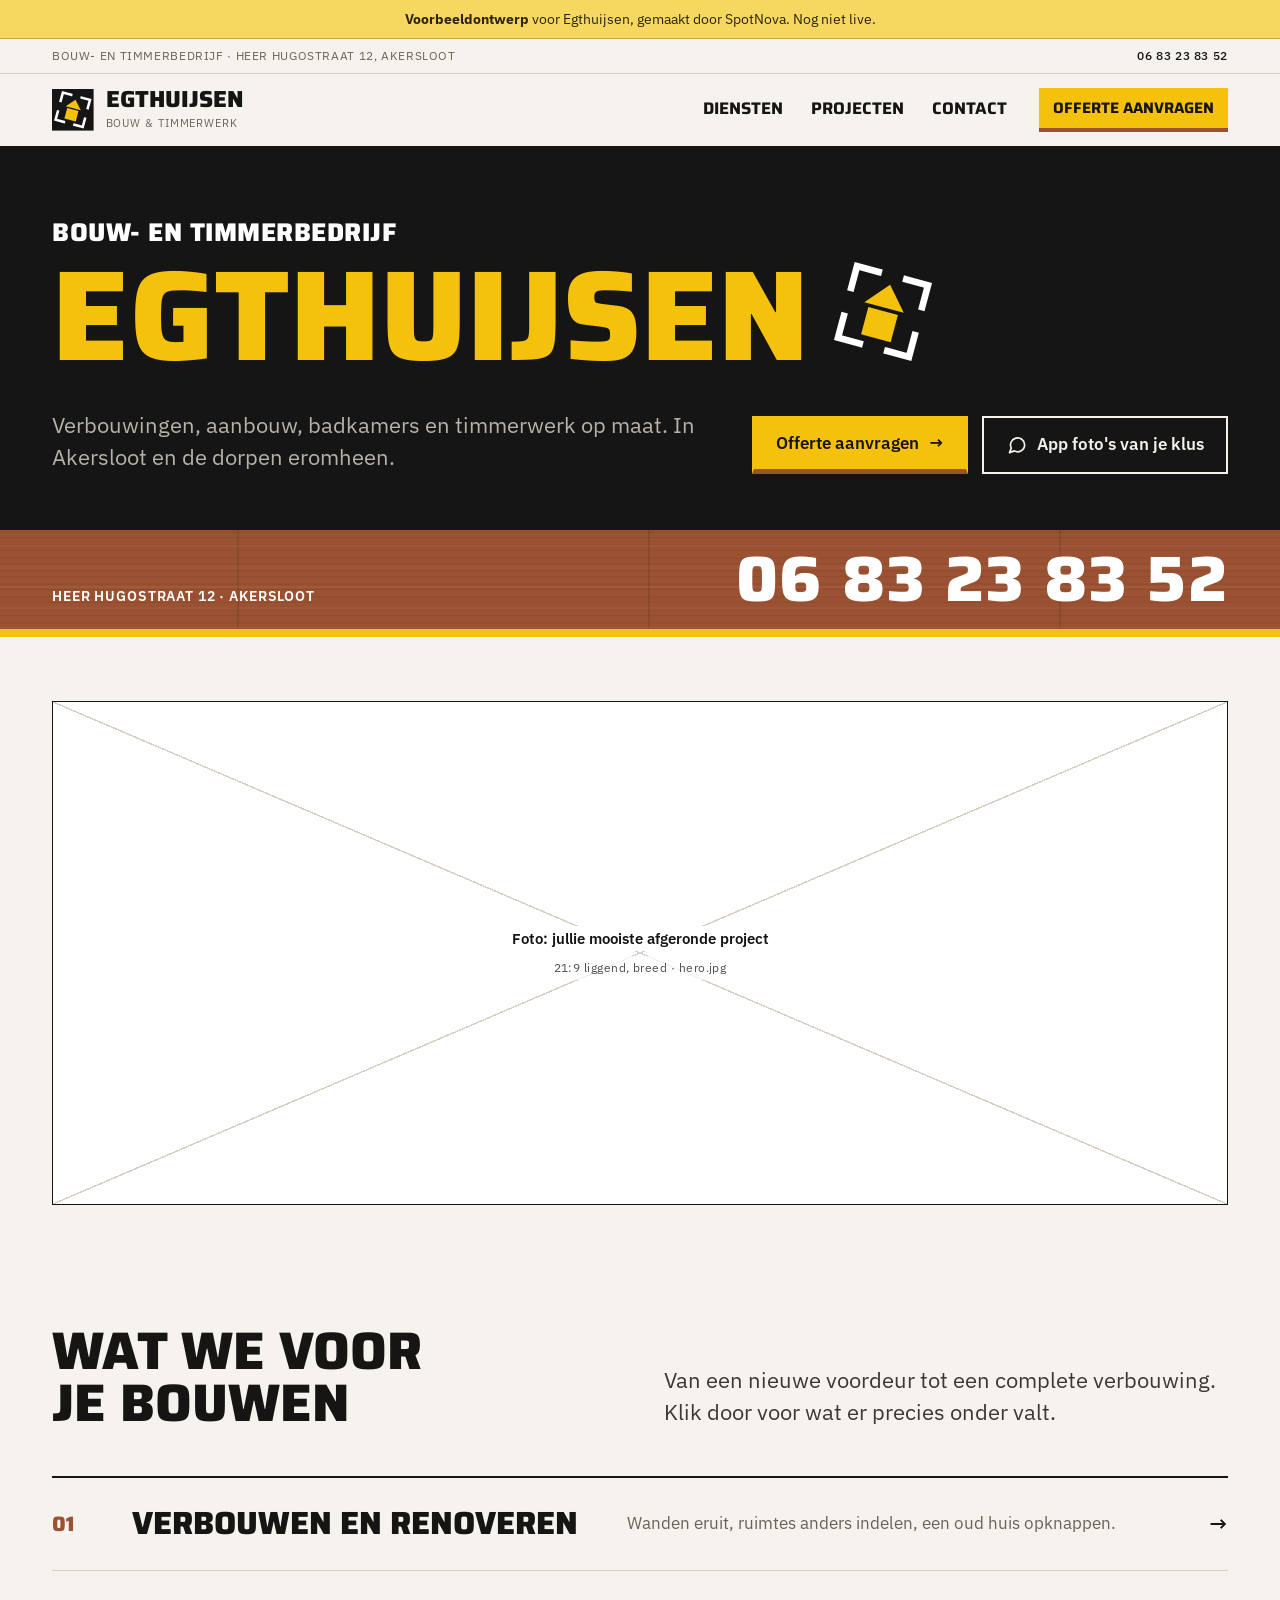
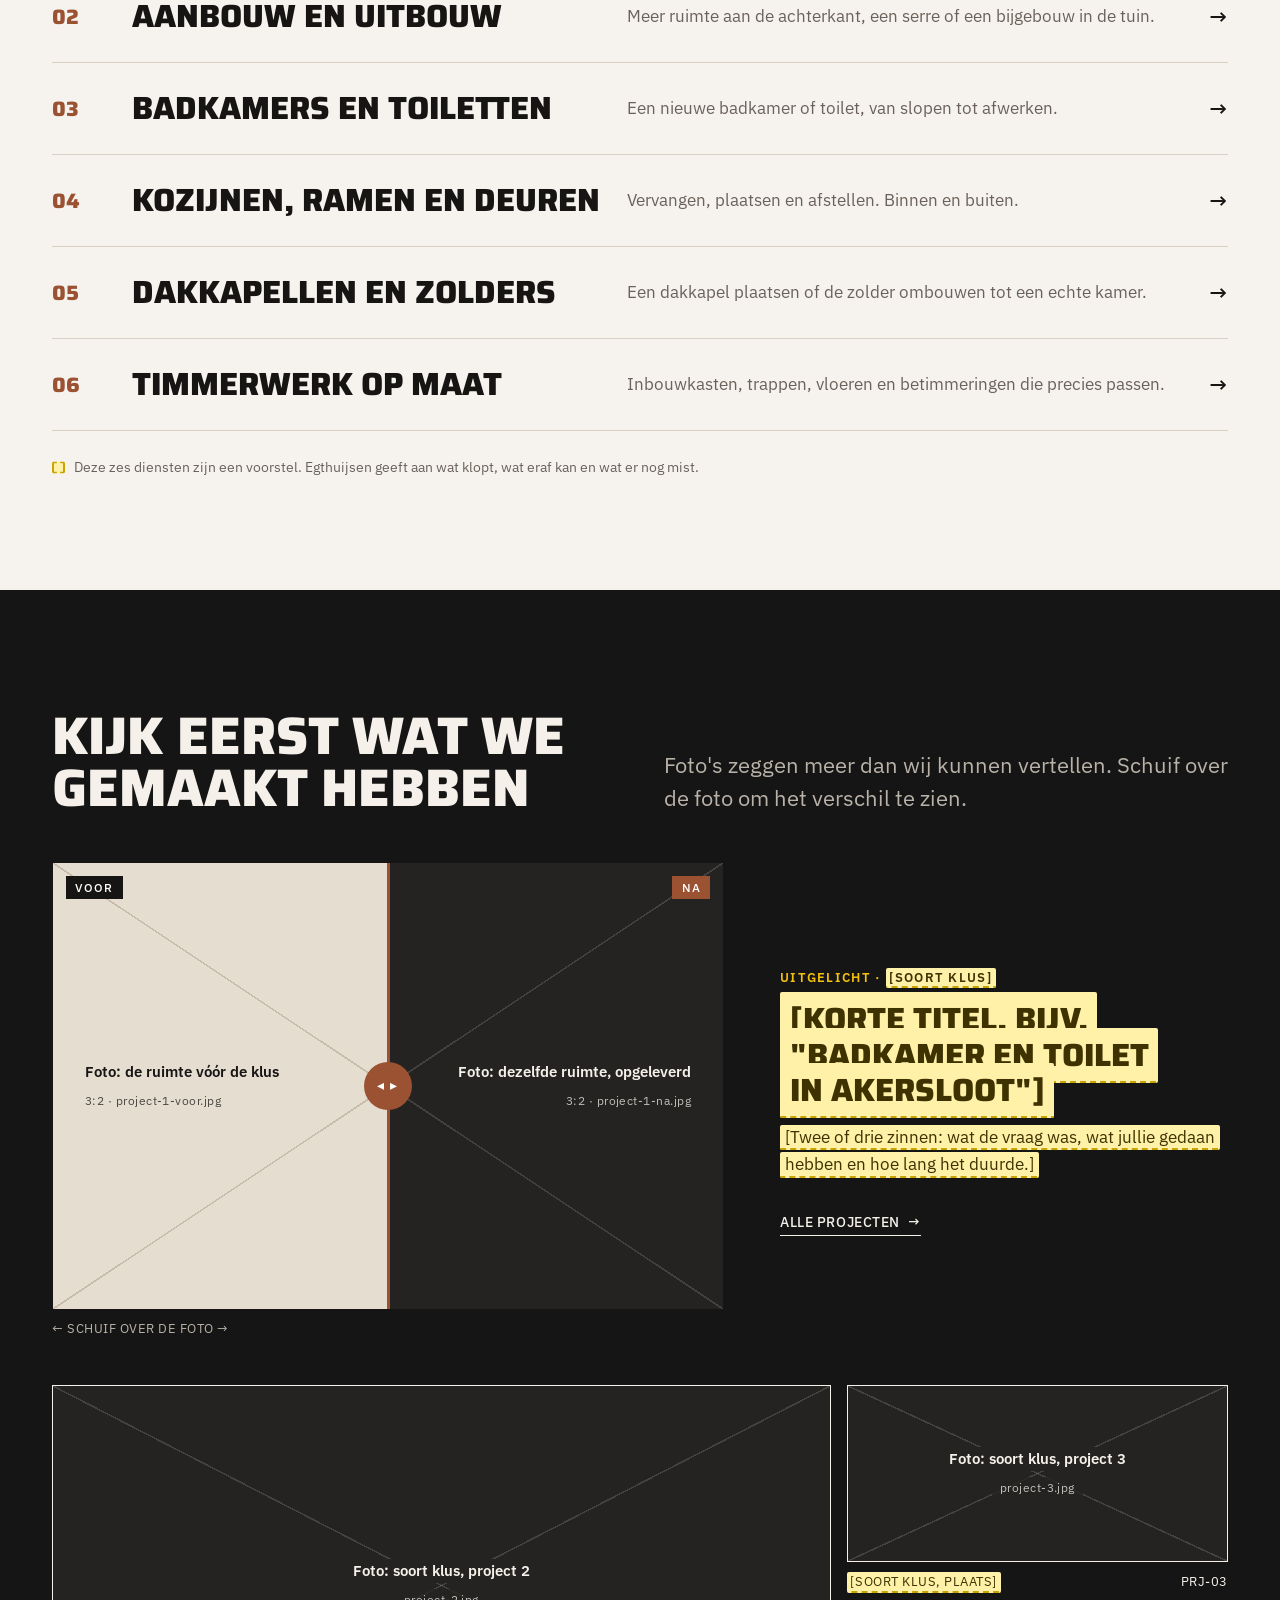
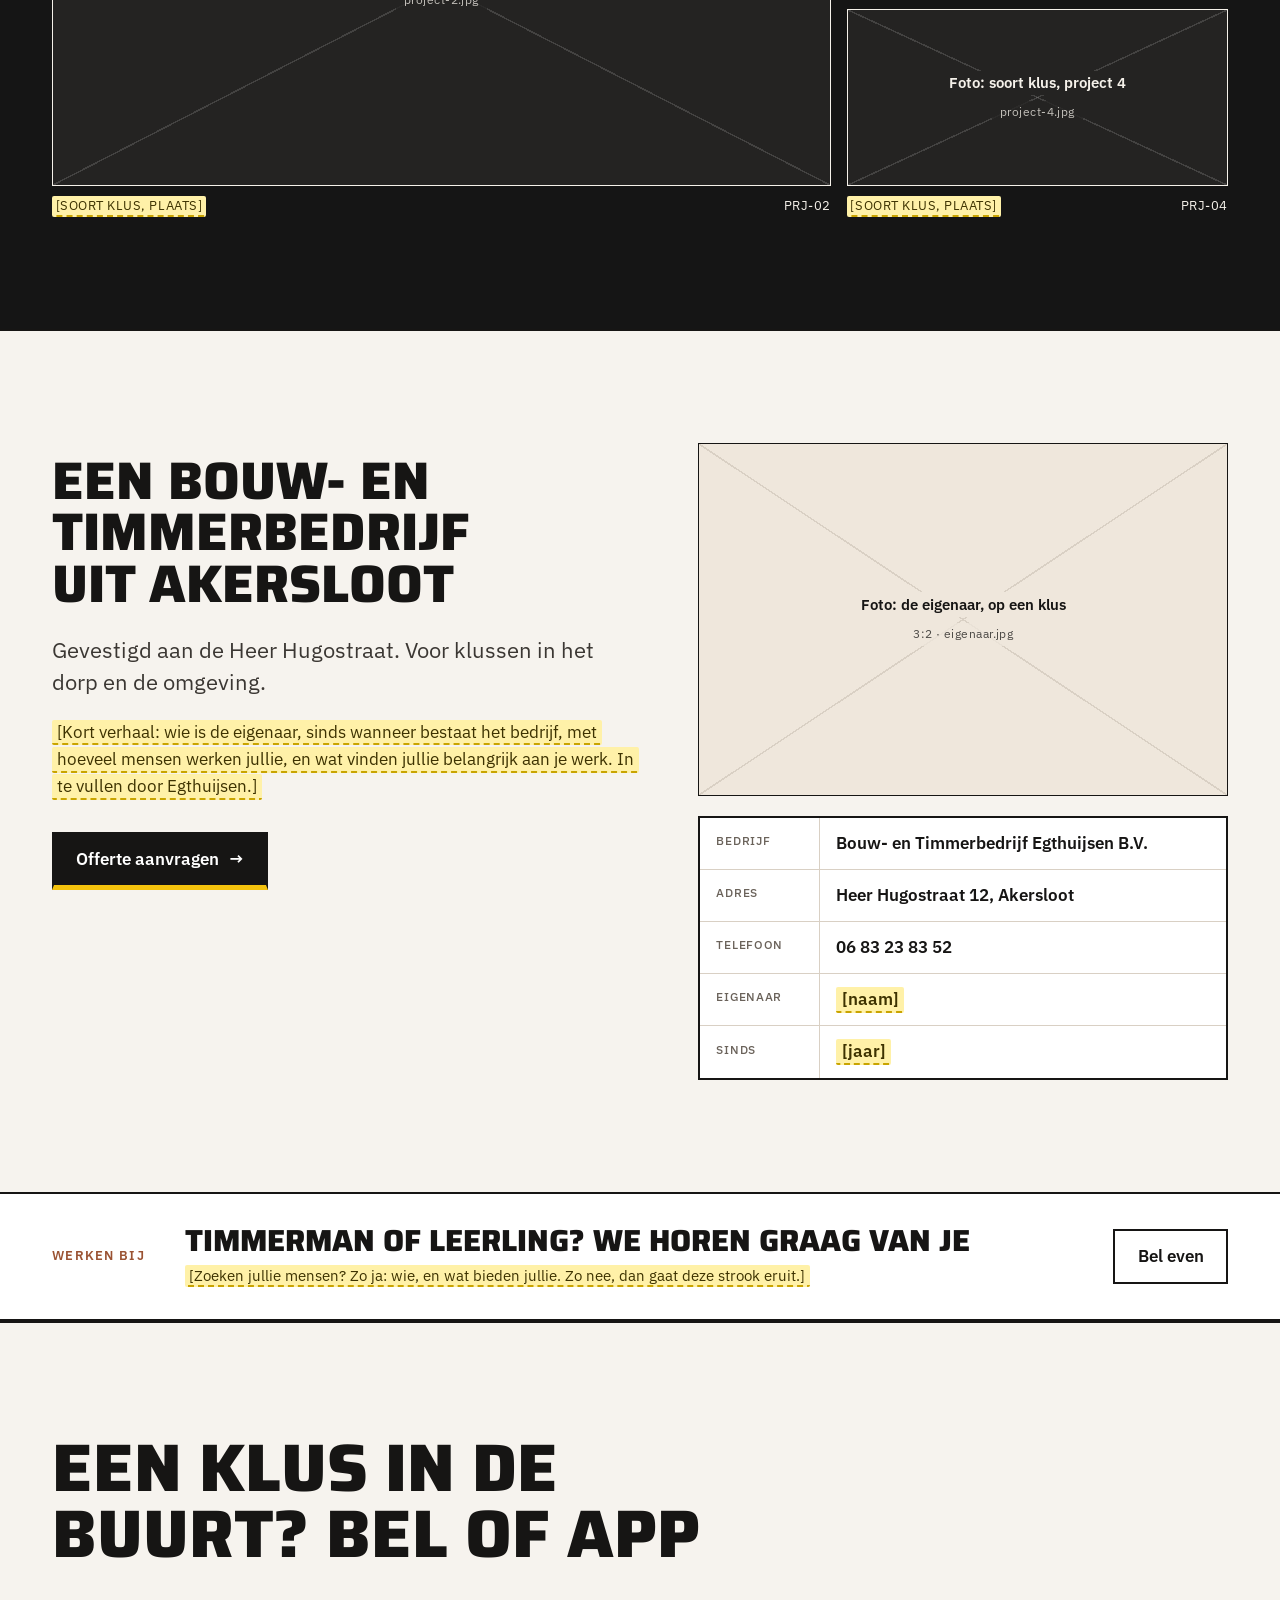
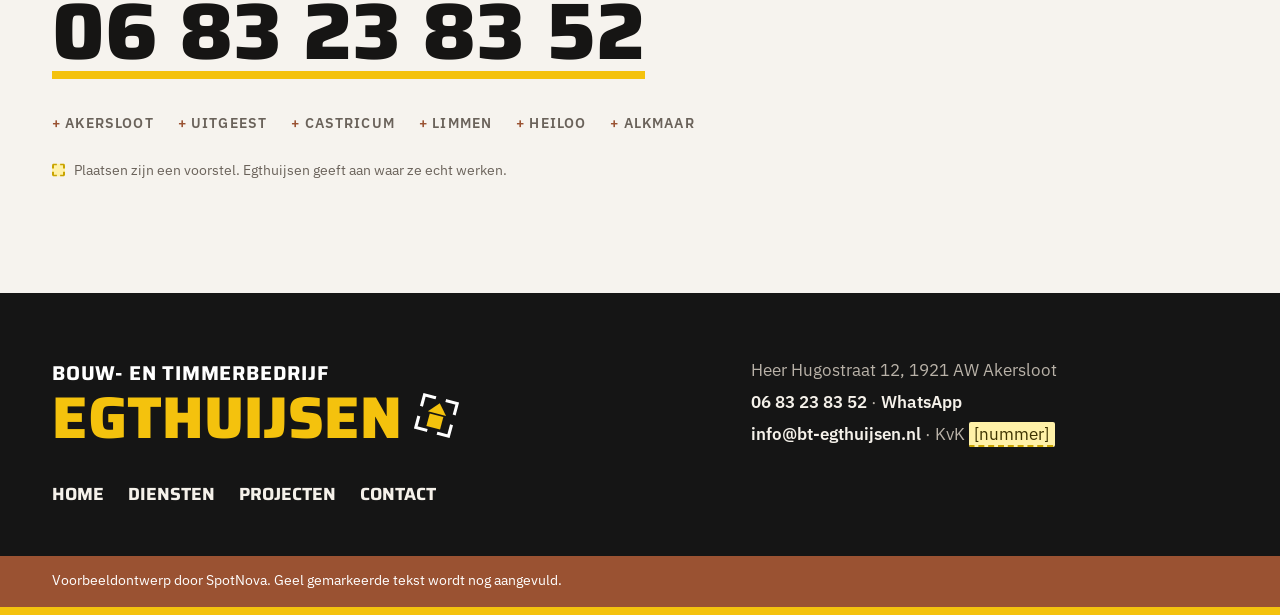
<file: index.html>
<!doctype html>
<html lang="nl" class="no-js">
<head>
  <meta charset="utf-8">
  <meta name="viewport" content="width=device-width, initial-scale=1">
  <title>Bouw- en timmerbedrijf Egthuijsen, Akersloot · Voorbeeldontwerp</title>
  <meta name="description" content="Voorbeeldontwerp voor Bouw- en timmerbedrijf Egthuijsen in Akersloot, gemaakt door SpotNova. Nog niet live.">
  <meta name="robots" content="noindex, nofollow">
  <meta property="og:title" content="Bouw- en timmerbedrijf Egthuijsen · voorbeeldwebsite">
  <meta property="og:description" content="Voorbeeldontwerp voor Bouw- en timmerbedrijf Egthuijsen, gemaakt door SpotNova. Nog niet live.">
  <meta property="og:type" content="website">
  <!-- Bij livegang: adres hieronder aanpassen naar het eigen domein -->
  <meta property="og:image" content="https://egthuijsen.wild-math-d0f7.workers.dev/assets/og.jpg">
  <meta property="og:image:width" content="1200">
  <meta property="og:image:height" content="630">
  <meta property="og:image:alt" content="Bouw- en timmerbedrijf Egthuijsen, Akersloot, 06 83 23 83 52">
  <meta name="twitter:card" content="summary_large_image">
  <meta name="theme-color" content="#151515">
  <link rel="icon" href="assets/favicon.svg" type="image/svg+xml">
  <link rel="preconnect" href="https://fonts.googleapis.com">
  <link rel="preconnect" href="https://fonts.gstatic.com" crossorigin>
  <link rel="stylesheet" href="https://fonts.googleapis.com/css2?family=Saira:wght@600;700;800&family=IBM+Plex+Sans:wght@400;500;600&display=swap">
  <link rel="stylesheet" href="styles.css">
  <script>document.documentElement.className = 'js';</script>
  <script src="site.js" defer></script>
</head>
<body>
  <a class="skip-link" href="#inhoud">Naar de inhoud</a>

  <div class="mock-banner" role="note"><strong>Voorbeeldontwerp</strong> voor Egthuijsen, gemaakt door SpotNova. Nog niet live.</div>

  <div class="titlebar">
    <div class="wrap"><span>Bouw- en timmerbedrijf<span class="titlebar__place"> · Heer Hugostraat 12, Akersloot</span></span><a href="tel:+31683238352">06 83 23 83 52</a></div>
  </div>

  <header class="masthead">
    <div class="wrap">
      <a class="logo" href="index.html" aria-label="Egthuijsen, naar de homepage">
        <svg class="logo__mark" viewBox="0 0 64 64" aria-hidden="true"><rect width="64" height="64" fill="#151515"/><g transform="translate(2 2) scale(.6) rotate(15 50 50)"><path d="M14 36V14h22M64 14h22v22M86 64v22H64M36 86H14V64" fill="none" stroke="#fff" stroke-width="6.5" stroke-linecap="square"/><path d="M50 23 70 46H30z" fill="#f4c20d"/><path d="M35 49.5h30V77H35z" fill="#f4c20d"/></g></svg>
        <span><span class="logo__name">Egthuijsen</span><span class="logo__sub">Bouw &amp; timmerwerk</span></span>
      </a>
      <a class="head-quote" href="contact.html">Offerte<span class="head-quote__long">aanvragen</span></a>
      <button class="menu-toggle" type="button" aria-expanded="false" aria-controls="site-nav">
        <span class="menu-toggle__closed">Menu</span><span class="menu-toggle__open">Sluit</span>
      </button>
      <nav id="site-nav" class="site-nav" aria-label="Hoofdmenu">
        <ol>
            <li class="nav-home"><a href="index.html" aria-current="page">Home</a></li>
            <li><a href="diensten.html">Diensten</a></li>
            <li><a href="projecten.html">Projecten</a></li>
            <li><a href="contact.html">Contact</a></li>
        </ol>
        <a class="site-nav__quote" href="contact.html">Offerte aanvragen <span aria-hidden="true">→</span></a>
        <p class="site-nav__call">Of bel direct: <a href="tel:+31683238352">06 83 23 83 52</a></p>
      </nav>
    </div>
  </header>

  <main id="inhoud">

    <!-- De bus: zwart met de naam in grote belettering, daaronder de oranjebruine strook met gele rand -->
    <section class="bus" aria-labelledby="bedrijf">
      <div class="bus__top on-dark">
        <div class="wrap">
          <h1 id="bedrijf" class="bus__name"><span class="bus__kicker">Bouw- en timmerbedrijf</span> <span class="nowrap">Egthuijsen<img class="bus__logo" src="assets/logo.svg" alt="" width="100" height="100"></span></h1>
          <div class="bus__row">
            <p class="intro">Verbouwingen, aanbouw, badkamers en timmerwerk op maat. In Akersloot en de dorpen eromheen.</p>
            <div class="actions">
              <a class="btn btn--cta" href="contact.html">Offerte aanvragen <span aria-hidden="true">→</span></a>
              <a class="btn btn--line" href="https://wa.me/31683238352"><svg viewBox="0 0 24 24" fill="none" stroke="currentColor" stroke-width="2" stroke-linecap="round" stroke-linejoin="round" aria-hidden="true"><path d="M21 11.5a8.4 8.4 0 0 1-12.4 7.4L3 21l2.1-5.4A8.4 8.4 0 1 1 21 11.5z"/></svg> App foto's van je klus</a>
            </div>
          </div>
        </div>
      </div>
      <div class="bus__panel">
        <div class="wrap bus__panel-in">
          <span class="bus__addr">Heer Hugostraat 12 · Akersloot</span>
          <a class="bus__phone" href="tel:+31683238352">06 83 23 83 52</a>
        </div>
      </div>
    </section>

    <section class="hero-photo" aria-label="Uitgelicht werk">
      <div class="wrap"><div class="ph r-21x9" role="img" aria-label="Plek voor foto: jullie mooiste afgeronde project"><span class="ph__label">Foto: jullie mooiste afgeronde project</span><span class="ph__meta">21:9 liggend, breed · hero.jpg</span></div></div>
    </section>

    <!-- Diensten als werkomschrijving, geen kaarten -->
    <section class="block bricks" aria-labelledby="diensten">
      <div class="wrap">
        <div class="block-title">
          <div><h2 id="diensten">Wat we voor je bouwen</h2></div>
          <p class="intro">Van een nieuwe voordeur tot een complete verbouwing. Klik door voor wat er precies onder valt.</p>
        </div>
        <ol class="spec">
          <li><a href="diensten.html#verbouwen"><h3>Verbouwen en renoveren</h3><p>Wanden eruit, ruimtes anders indelen, een oud huis opknappen.</p><span class="spec__go" aria-hidden="true">→</span></a></li>
          <li><a href="diensten.html#aanbouw"><h3>Aanbouw en uitbouw</h3><p>Meer ruimte aan de achterkant, een serre of een bijgebouw in de tuin.</p><span class="spec__go" aria-hidden="true">→</span></a></li>
          <li><a href="diensten.html#badkamers"><h3>Badkamers en toiletten</h3><p>Een nieuwe badkamer of toilet, van slopen tot afwerken.</p><span class="spec__go" aria-hidden="true">→</span></a></li>
          <li><a href="diensten.html#kozijnen"><h3>Kozijnen, ramen en deuren</h3><p>Vervangen, plaatsen en afstellen. Binnen en buiten.</p><span class="spec__go" aria-hidden="true">→</span></a></li>
          <li><a href="diensten.html#dakkapellen"><h3>Dakkapellen en zolders</h3><p>Een dakkapel plaatsen of de zolder ombouwen tot een echte kamer.</p><span class="spec__go" aria-hidden="true">→</span></a></li>
          <li><a href="diensten.html#maatwerk"><h3>Timmerwerk op maat</h3><p>Inbouwkasten, trappen, vloeren en betimmeringen die precies passen.</p><span class="spec__go" aria-hidden="true">→</span></a></li>
        </ol>
        <p class="todo-note">Deze zes diensten zijn een voorstel. Egthuijsen geeft aan wat klopt, wat eraf kan en wat er nog mist.</p>
      </div>
    </section>

    <!-- Projecten: het belangrijkste blok. Voor en na met een schuifje. -->
    <section class="block on-dark" aria-labelledby="projecten">
      <div class="wrap">
        <div class="block-title">
          <div><h2 id="projecten">Kijk eerst wat we gemaakt hebben</h2></div>
          <p class="intro">Foto's zeggen meer dan wij kunnen vertellen. Schuif over de foto om het verschil te zien.</p>
        </div>
        <div class="feature">
          <div>
          <div class="ba r-3x2">
            <div class="ph ba__after" role="img" aria-label="Plek voor foto: dezelfde ruimte, opgeleverd"><span class="ph__label">Foto: dezelfde ruimte, opgeleverd</span><span class="ph__meta">3:2 · project-1-na.jpg</span></div>
            <div class="ba__before"><div class="ph" role="img" aria-label="Plek voor foto: de ruimte vóór de klus"><span class="ph__label">Foto: de ruimte vóór de klus</span><span class="ph__meta">3:2 · project-1-voor.jpg</span></div></div>
            <span class="ba__badge ba__badge--before">Voor</span><span class="ba__badge ba__badge--after">Na</span>
            <span class="ba__line" aria-hidden="true"></span>
            <input class="ba__range" type="range" min="0" max="100" value="50" aria-label="Schuif tussen de foto van voor en na">
          </div>
          <p class="ba-hint" aria-hidden="true">← Schuif over de foto →</p>
          </div>
          <div class="feature__text">
            <span class="tag">Uitgelicht · <span class="todo">[soort klus]</span></span>
            <h3><span class="todo">[Korte titel, bijv. "Badkamer en toilet in Akersloot"]</span></h3>
            <p><span class="todo">[Twee of drie zinnen: wat de vraag was, wat jullie gedaan hebben en hoe lang het duurde.]</span></p>
            <div class="actions"><a class="arrow-link" href="projecten.html">Alle projecten <span aria-hidden="true">→</span></a></div>
          </div>
        </div>
        <ul class="bento">
          <li><figure><div class="ph" role="img" aria-label="Plek voor foto: soort klus, project 2"><span class="ph__label">Foto: soort klus, project 2</span><span class="ph__meta">project-2.jpg</span></div><figcaption><span><span class="todo">[Soort klus, plaats]</span></span><span>PRJ-02</span></figcaption></figure></li>
          <li><figure><div class="ph" role="img" aria-label="Plek voor foto: soort klus, project 3"><span class="ph__label">Foto: soort klus, project 3</span><span class="ph__meta">project-3.jpg</span></div><figcaption><span><span class="todo">[Soort klus, plaats]</span></span><span>PRJ-03</span></figcaption></figure></li>
          <li><figure><div class="ph" role="img" aria-label="Plek voor foto: soort klus, project 4"><span class="ph__label">Foto: soort klus, project 4</span><span class="ph__meta">project-4.jpg</span></div><figcaption><span><span class="todo">[Soort klus, plaats]</span></span><span>PRJ-04</span></figcaption></figure></li>
        </ul>
      </div>
    </section>


    <!-- Over het bedrijf, met de gegevens als tabel -->
    <section class="block block--rule" aria-labelledby="over">
      <div class="wrap about">
        <div>
          <h2 id="over">Een bouw- en timmerbedrijf uit Akersloot</h2>
          <p class="intro">Gevestigd aan de Heer Hugostraat. Voor klussen in het dorp en de omgeving.</p>
          <p style="margin-top: 1.25rem;"><span class="todo">[Kort verhaal: wie is de eigenaar, sinds wanneer bestaat het bedrijf, met hoeveel mensen werken jullie, en wat vinden jullie belangrijk aan je werk. In te vullen door Egthuijsen.]</span></p>
          <div class="actions"><a class="btn btn--cta" href="contact.html">Offerte aanvragen <span aria-hidden="true">→</span></a></div>
        </div>
        <div class="about__side">
          <div class="ph ph--tint r-3x2" role="img" aria-label="Plek voor foto: de eigenaar, op een klus"><span class="ph__label">Foto: de eigenaar, op een klus</span><span class="ph__meta">3:2 · eigenaar.jpg</span></div>
          <dl class="facts">
            <div><dt>Bedrijf</dt><dd>Bouw- en Timmerbedrijf Egthuijsen B.V.</dd></div>
            <div><dt>Adres</dt><dd>Heer Hugostraat 12, Akersloot</dd></div>
            <div><dt>Telefoon</dt><dd><a href="tel:+31683238352">06 83 23 83 52</a></dd></div>
            <div><dt>Eigenaar</dt><dd><span class="todo">[naam]</span></dd></div>
            <div><dt>Sinds</dt><dd><span class="todo">[jaar]</span></dd></div>
          </dl>
        </div>
      </div>
    </section>

    <!-- Werken bij: smalle strook. Groter maken als Egthuijsen mensen zoekt, weghalen als niet. -->
    <section class="strip" aria-labelledby="werken-bij">
      <div class="wrap">
        <span class="tag">Werken bij</span>
        <div>
          <h2 id="werken-bij">Timmerman of leerling? We horen graag van je</h2>
          <p class="muted small" style="margin-top: 0.5rem;"><span class="todo">[Zoeken jullie mensen? Zo ja: wie, en wat bieden jullie. Zo nee, dan gaat deze strook eruit.]</span></p>
        </div>
        <a class="btn btn--line" href="tel:+31683238352">Bel even</a>
      </div>
    </section>

    <!-- Afsluiter: groot telefoonnummer en werkgebied -->
    <section class="block closer" aria-labelledby="werkgebied">
      <div class="wrap">
        <h2 id="werkgebied">Een klus in de buurt? Bel of app</h2>
        <a class="closer__phone" href="tel:+31683238352">06 83 23 83 52</a>
        <ul class="places" aria-label="Plaatsen">
          <li>Akersloot</li><li>Uitgeest</li><li>Castricum</li><li>Limmen</li><li>Heiloo</li><li>Alkmaar</li>
        </ul>
        <p class="todo-note">Plaatsen zijn een voorstel. Egthuijsen geeft aan waar ze echt werken.</p>
      </div>
    </section>

  </main>

  <footer class="van">
    <div class="van__body on-dark">
      <div class="wrap van__grid">
        <div class="van__brand"><span class="van__kicker">Bouw- en timmerbedrijf</span><span class="van__name nowrap">Egthuijsen<img class="van__logo" src="assets/logo.svg" alt="" width="100" height="100"></span></div>
        <div class="van__lines">
          <p>Heer Hugostraat 12, 1921 AW Akersloot</p>
          <p><a href="tel:+31683238352">06 83 23 83 52</a> · <a href="https://wa.me/31683238352">WhatsApp</a></p>
          <p><a href="mailto:info@bt-egthuijsen.nl">info@bt-egthuijsen.nl</a> · KvK <span class="todo">[nummer]</span></p>
        </div>
        <nav class="van__nav" aria-label="Onderaan"><ul><li><a href="index.html">Home</a></li><li><a href="diensten.html">Diensten</a></li><li><a href="projecten.html">Projecten</a></li><li><a href="contact.html">Contact</a></li></ul></nav>
      </div>
    </div>
    <div class="van__panel"><div class="wrap">Voorbeeldontwerp door SpotNova. Geel gemarkeerde tekst wordt nog aangevuld.</div></div>
  </footer>

  <nav class="fab" aria-label="Snel contact">
    <a class="fab__quote" href="contact.html">Offerte</a>
    <a href="tel:+31683238352" aria-label="Bel 06 83 23 83 52"><svg viewBox="0 0 24 24" fill="none" stroke="currentColor" stroke-width="2" stroke-linecap="round" stroke-linejoin="round" aria-hidden="true"><path d="M22 16.9v3a2 2 0 0 1-2.2 2 19.8 19.8 0 0 1-8.6-3.1 19.5 19.5 0 0 1-6-6A19.8 19.8 0 0 1 2.1 4.2 2 2 0 0 1 4.1 2h3a2 2 0 0 1 2 1.7c.1.9.4 1.8.7 2.7a2 2 0 0 1-.5 2.1L8 9.8a16 16 0 0 0 6 6l1.3-1.3a2 2 0 0 1 2.1-.4c.9.3 1.8.6 2.7.7a2 2 0 0 1 1.7 2z"/></svg></a>
    <a href="https://wa.me/31683238352" aria-label="Stuur een WhatsApp"><svg viewBox="0 0 24 24" fill="none" stroke="currentColor" stroke-width="2" stroke-linecap="round" stroke-linejoin="round" aria-hidden="true"><path d="M21 11.5a8.4 8.4 0 0 1-12.4 7.4L3 21l2.1-5.4A8.4 8.4 0 1 1 21 11.5z"/></svg></a>
  </nav>
</body>
</html>
</file>
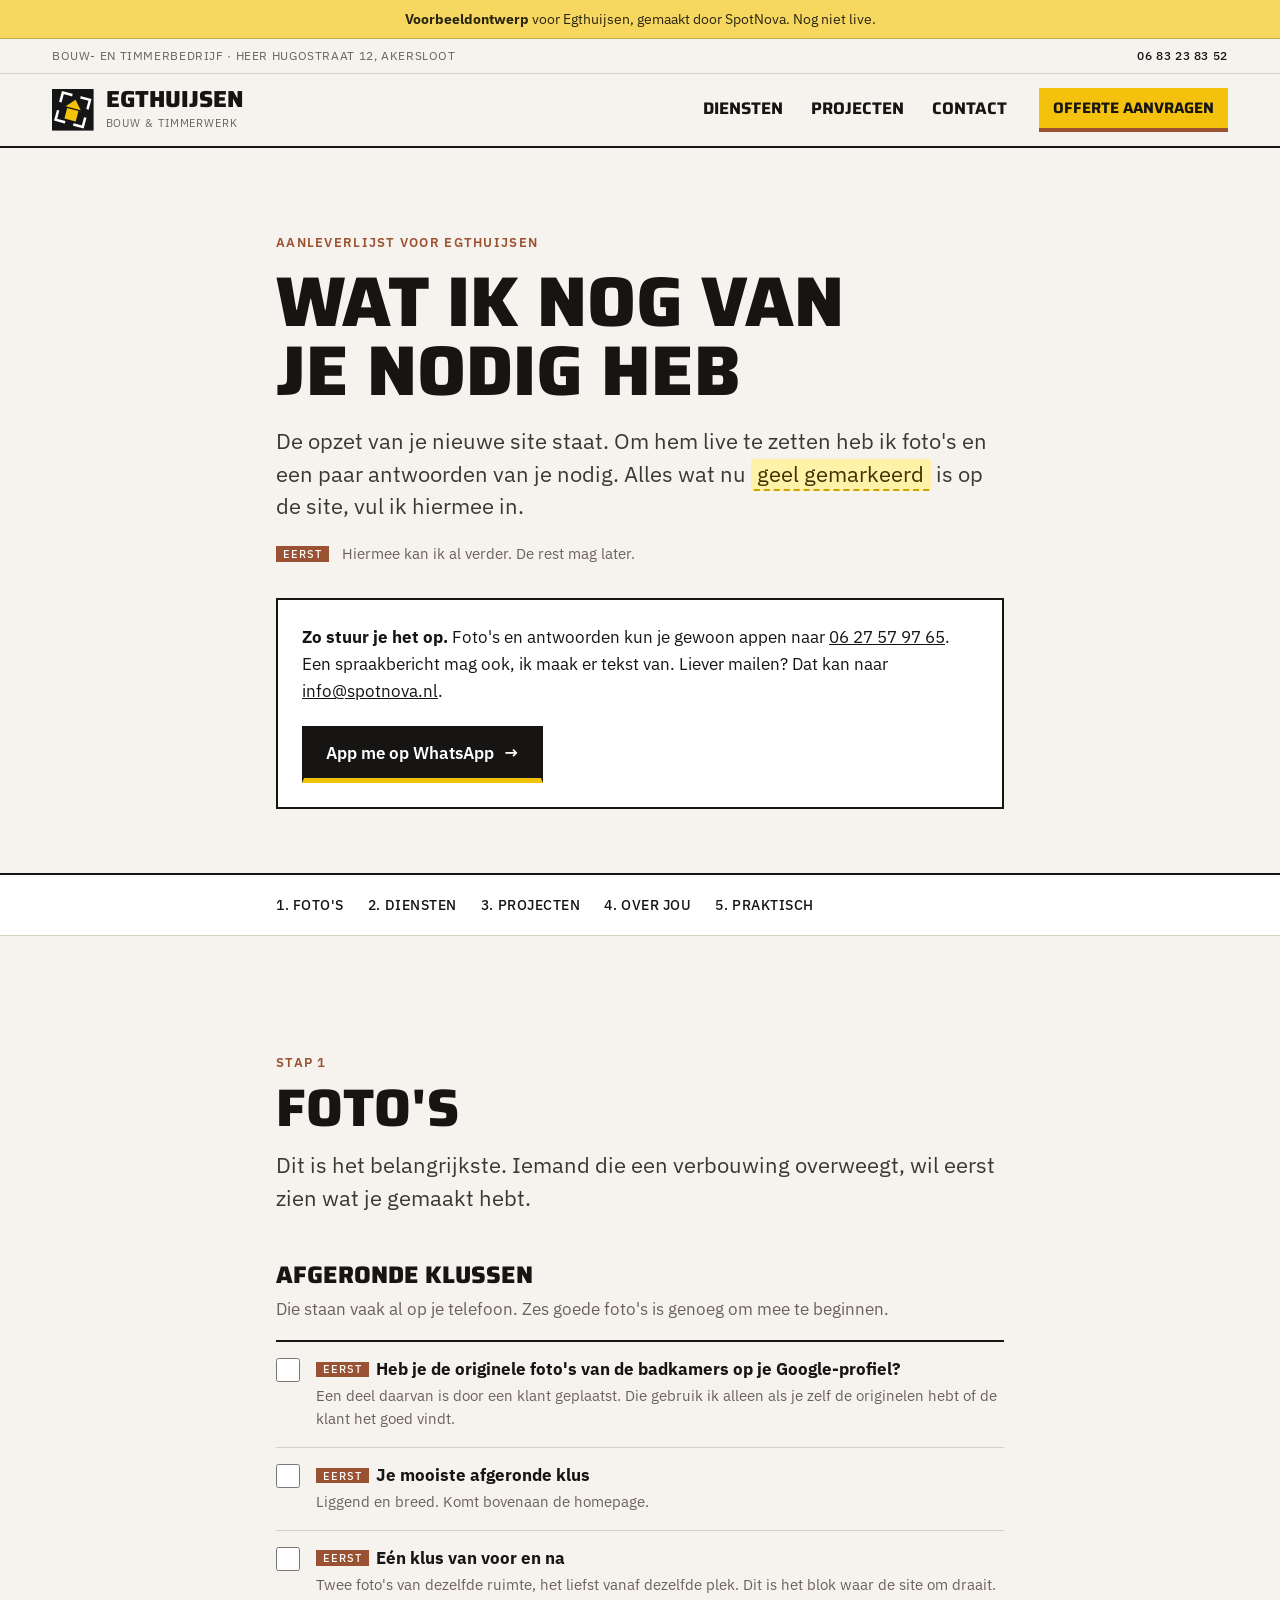
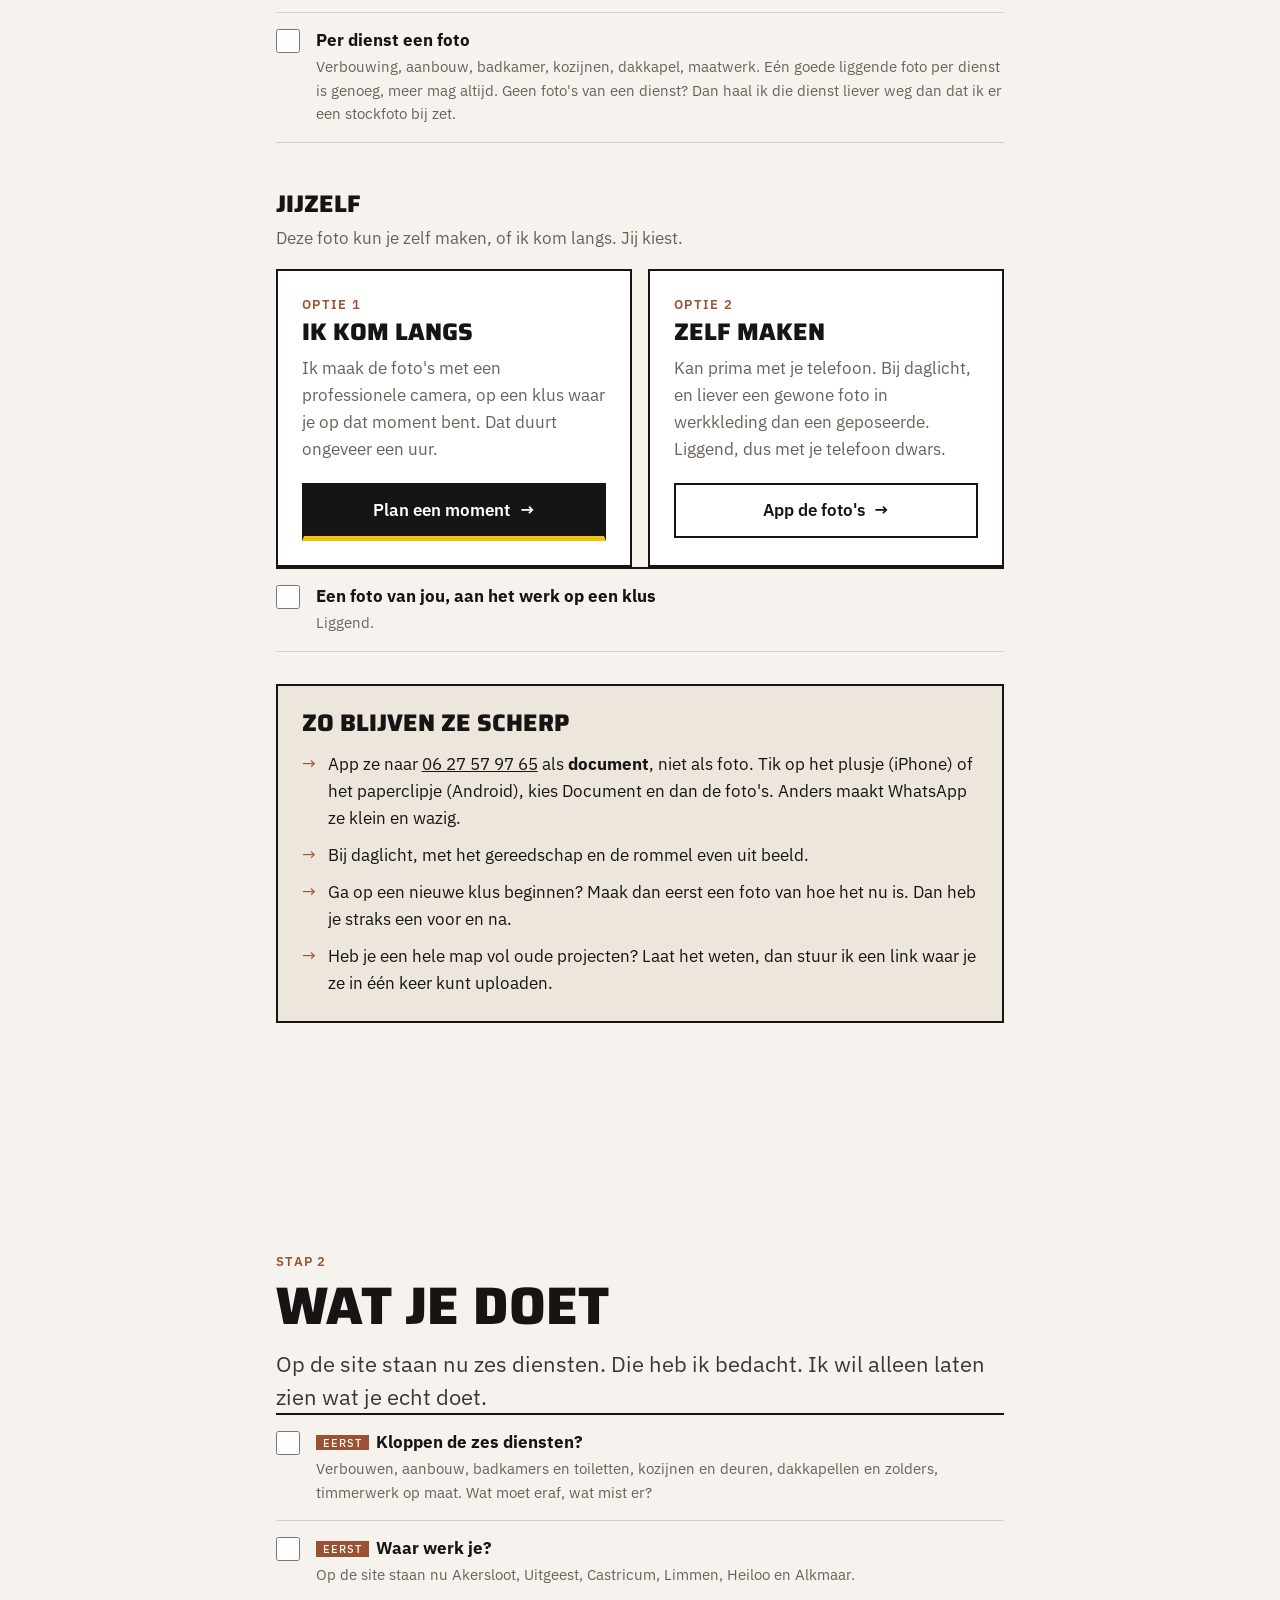
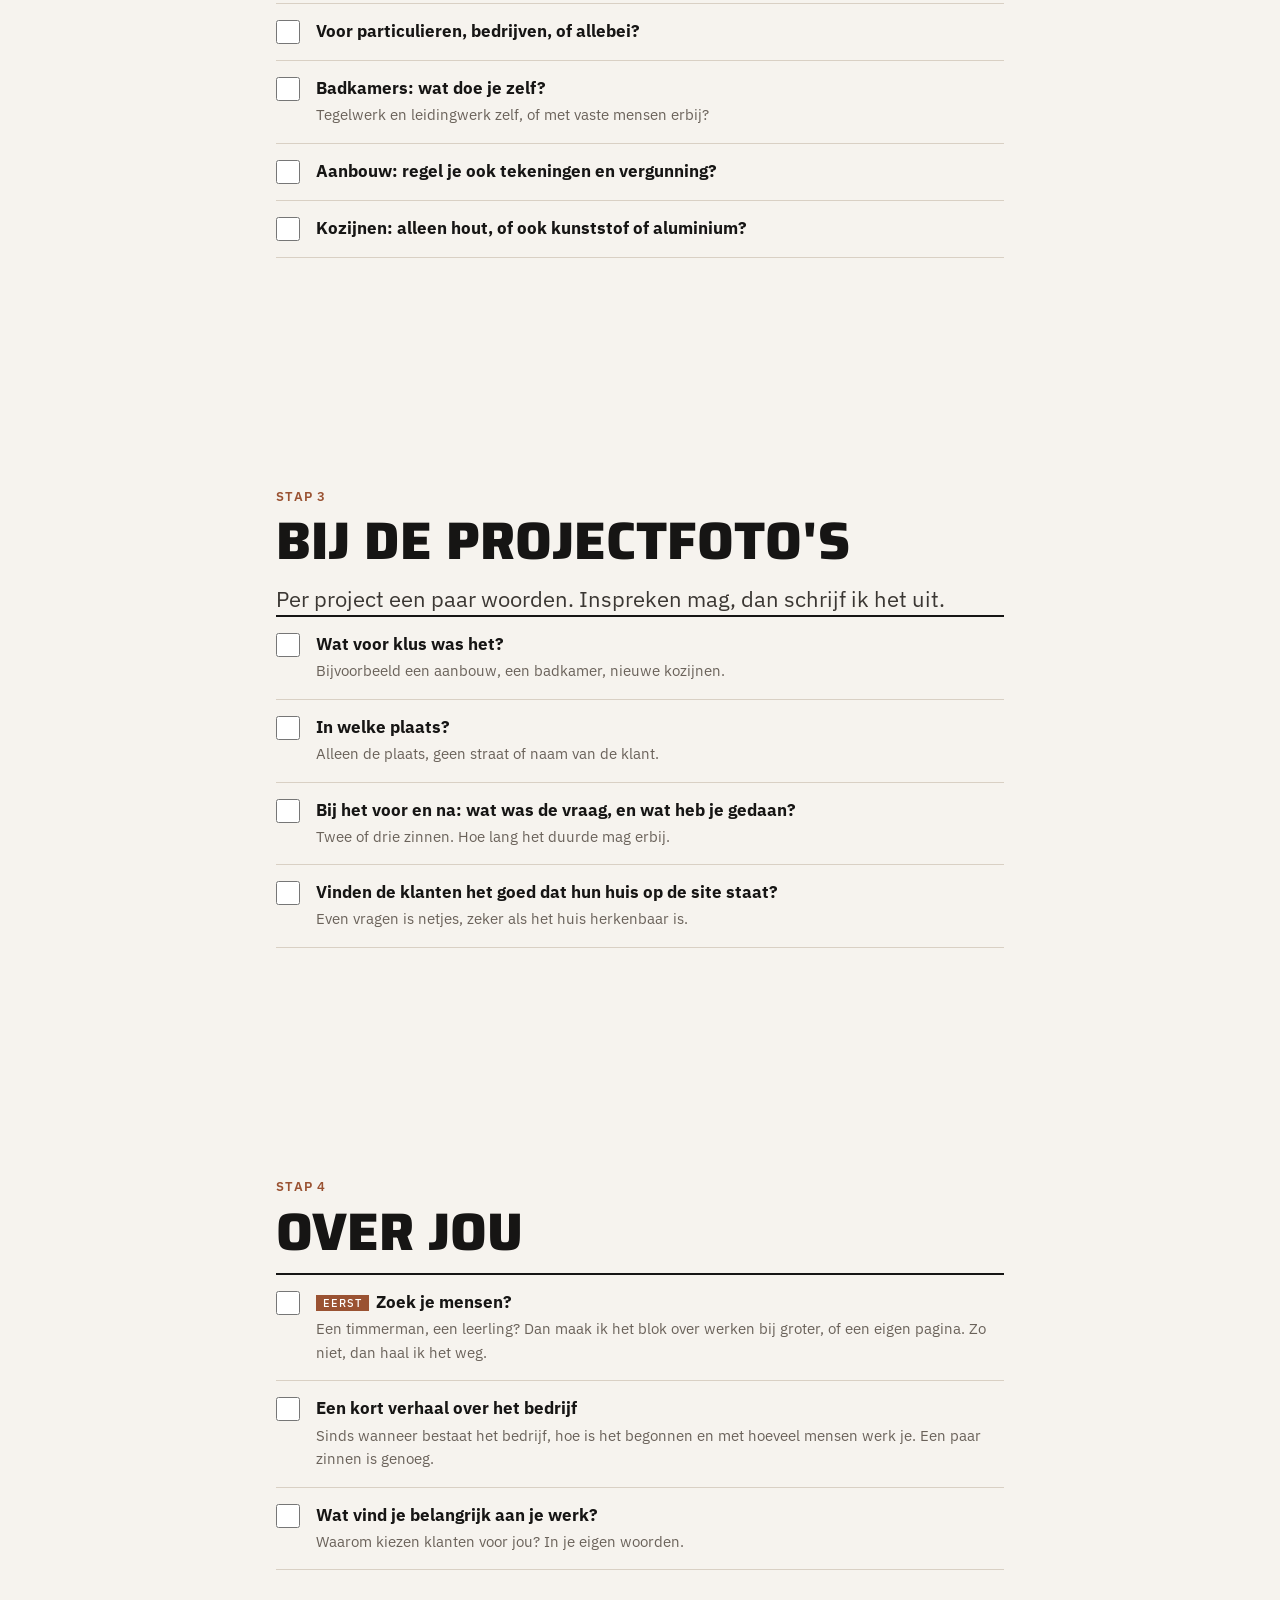
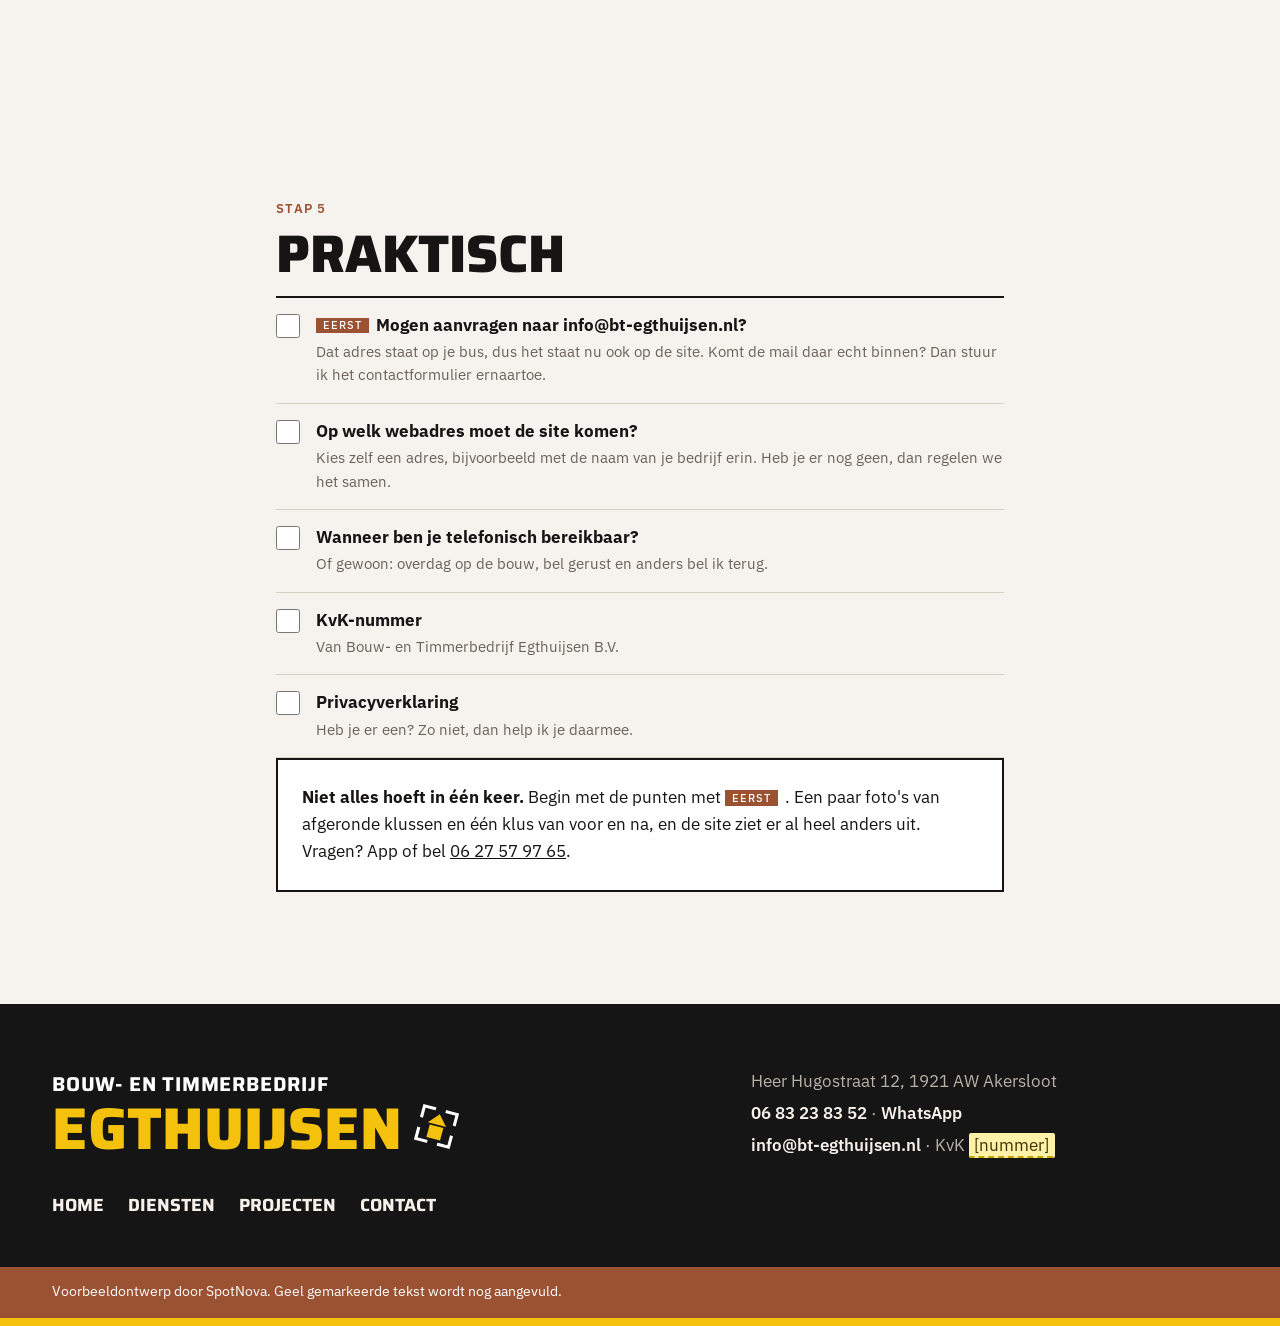
<file: aanleveren.html>
<!doctype html>
<html lang="nl" class="no-js">
<head>
  <meta charset="utf-8">
  <meta name="viewport" content="width=device-width, initial-scale=1">
  <title>Aanleverlijst · Egthuijsen · Voorbeeldontwerp</title>
  <meta name="description" content="Wat SpotNova nog van Egthuijsen nodig heeft om de nieuwe website live te zetten.">
  <meta name="robots" content="noindex, nofollow">
  <meta property="og:title" content="Bouw- en timmerbedrijf Egthuijsen · voorbeeldwebsite">
  <meta property="og:description" content="Voorbeeldontwerp voor Bouw- en timmerbedrijf Egthuijsen, gemaakt door SpotNova. Nog niet live.">
  <meta property="og:type" content="website">
  <!-- Bij livegang: adres hieronder aanpassen naar het eigen domein -->
  <meta property="og:image" content="https://egthuijsen.wild-math-d0f7.workers.dev/assets/og.jpg">
  <meta property="og:image:width" content="1200">
  <meta property="og:image:height" content="630">
  <meta property="og:image:alt" content="Bouw- en timmerbedrijf Egthuijsen, Akersloot, 06 83 23 83 52">
  <meta name="twitter:card" content="summary_large_image">
  <meta name="theme-color" content="#151515">
  <link rel="icon" href="assets/favicon.svg" type="image/svg+xml">
  <link rel="preconnect" href="https://fonts.googleapis.com">
  <link rel="preconnect" href="https://fonts.gstatic.com" crossorigin>
  <link rel="stylesheet" href="https://fonts.googleapis.com/css2?family=Saira:wght@600;700;800&family=IBM+Plex+Sans:wght@400;500;600&display=swap">
  <link rel="stylesheet" href="styles.css">
  <script>document.documentElement.className = 'js';</script>
  <script src="site.js" defer></script>
  <script src="aanleveren.js" defer></script>
</head>
<body>
  <a class="skip-link" href="#inhoud">Naar de inhoud</a>

  <div class="mock-banner" role="note"><strong>Voorbeeldontwerp</strong> voor Egthuijsen, gemaakt door SpotNova. Nog niet live.</div>

  <div class="titlebar">
    <div class="wrap"><span>Bouw- en timmerbedrijf<span class="titlebar__place"> · Heer Hugostraat 12, Akersloot</span></span><a href="tel:+31683238352">06 83 23 83 52</a></div>
  </div>

  <header class="masthead">
    <div class="wrap">
      <a class="logo" href="index.html" aria-label="Egthuijsen, naar de homepage">
        <svg class="logo__mark" viewBox="0 0 64 64" aria-hidden="true"><rect width="64" height="64" fill="#151515"/><g transform="translate(2 2) scale(.6) rotate(15 50 50)"><path d="M14 36V14h22M64 14h22v22M86 64v22H64M36 86H14V64" fill="none" stroke="#fff" stroke-width="6.5" stroke-linecap="square"/><path d="M50 23 70 46H30z" fill="#f4c20d"/><path d="M35 49.5h30V77H35z" fill="#f4c20d"/></g></svg>
        <span><span class="logo__name">Egthuijsen</span><span class="logo__sub">Bouw &amp; timmerwerk</span></span>
      </a>
      <a class="head-quote" href="contact.html">Offerte<span class="head-quote__long">aanvragen</span></a>
      <button class="menu-toggle" type="button" aria-expanded="false" aria-controls="site-nav">
        <span class="menu-toggle__closed">Menu</span><span class="menu-toggle__open">Sluit</span>
      </button>
      <nav id="site-nav" class="site-nav" aria-label="Hoofdmenu">
        <ol>
            <li class="nav-home"><a href="index.html">Home</a></li>
            <li><a href="diensten.html">Diensten</a></li>
            <li><a href="projecten.html">Projecten</a></li>
            <li><a href="contact.html">Contact</a></li>
        </ol>
        <a class="site-nav__quote" href="contact.html">Offerte aanvragen <span aria-hidden="true">→</span></a>
        <p class="site-nav__call">Of bel direct: <a href="tel:+31683238352">06 83 23 83 52</a></p>
      </nav>
    </div>
  </header>

  <main id="inhoud">



    <section class="page-head bricks">
      <div class="wrap wrap--narrow">
        <p class="tag">Aanleverlijst voor Egthuijsen</p>
        <h1>Wat ik nog van je nodig heb</h1>
        <p class="intro">De opzet van je nieuwe site staat. Om hem live te zetten heb ik foto's en een paar antwoorden van je nodig. Alles wat nu <span class="todo">geel gemarkeerd</span> is op de site, vul ik hiermee in.</p>
        <p class="legend"><span class="first">Eerst</span> Hiermee kan ik al verder. De rest mag later.</p>
        <div class="send-box">
          <p><strong>Zo stuur je het op.</strong> Foto's en antwoorden kun je gewoon appen naar <a href="https://wa.me/31627579765">06 27 57 97 65</a>. Een spraakbericht mag ook, ik maak er tekst van. Liever mailen? Dat kan naar <a href="mailto:info@spotnova.nl?subject=Aanlevering%20website%20Egthuijsen">info@spotnova.nl</a>.</p>
          <a class="btn btn--cta" href="https://wa.me/31627579765">App me op WhatsApp <span aria-hidden="true">→</span></a>
        </div>
      </div>
    </section>

    
    <nav class="on-page" aria-label="Op deze pagina">
      <div class="wrap wrap--narrow">
        <ol>
          <li><a href="#fotos">1. Foto's</a></li>
          <li><a href="#diensten">2. Diensten</a></li>
          <li><a href="#projecten">3. Projecten</a></li>
          <li><a href="#bedrijf">4. Over jou</a></li>
          <li><a href="#praktisch">5. Praktisch</a></li>
        </ol>
      </div>
    </nav>

    <!-- 1. Foto's -->
    <section class="block" id="fotos" aria-labelledby="h-fotos">
      <div class="wrap wrap--narrow">
        <p class="tag">Stap 1</p>
        <h2 id="h-fotos">Foto's</h2>
        <p class="intro">Dit is het belangrijkste. Iemand die een verbouwing overweegt, wil eerst zien wat je gemaakt hebt.</p>

        <h3 class="list-title">Afgeronde klussen</h3>
        <p class="muted">Die staan vaak al op je telefoon. Zes goede foto's is genoeg om mee te beginnen.</p>
        <ul class="checklist">
          <li><label for="item-1"><input type="checkbox" id="item-1"> <span class="checklist__text"><strong><span class="first">Eerst</span>Heb je de originele foto's van de badkamers op je Google-profiel?</strong><span>Een deel daarvan is door een klant geplaatst. Die gebruik ik alleen als je zelf de originelen hebt of de klant het goed vindt.</span></span></label></li>
          <li><label for="item-2"><input type="checkbox" id="item-2"> <span class="checklist__text"><strong><span class="first">Eerst</span>Je mooiste afgeronde klus</strong><span>Liggend en breed. Komt bovenaan de homepage.</span></span></label></li>
          <li><label for="item-3"><input type="checkbox" id="item-3"> <span class="checklist__text"><strong><span class="first">Eerst</span>Eén klus van voor en na</strong><span>Twee foto's van dezelfde ruimte, het liefst vanaf dezelfde plek. Dit is het blok waar de site om draait.</span></span></label></li>
          <li><label for="item-4"><input type="checkbox" id="item-4"> <span class="checklist__text"><strong>Per dienst een foto</strong><span>Verbouwing, aanbouw, badkamer, kozijnen, dakkapel, maatwerk. Eén goede liggende foto per dienst is genoeg, meer mag altijd. Geen foto's van een dienst? Dan haal ik die dienst liever weg dan dat ik er een stockfoto bij zet.</span></span></label></li>
        </ul>

        <h3 class="list-title">Jijzelf</h3>
        <p class="muted">Deze foto kun je zelf maken, of ik kom langs. Jij kiest.</p>

        <div class="options">
          <div class="option">
            <p class="tag">Optie 1</p>
            <h4>Ik kom langs</h4>
            <p>Ik maak de foto's met een professionele camera, op een klus waar je op dat moment bent. Dat duurt ongeveer een uur.</p>
            <a class="btn btn--cta" href="https://wa.me/31627579765?text=Hoi%2C%20we%20willen%20graag%20een%20moment%20plannen%20voor%20de%20foto%27s%20van%20de%20website.">Plan een moment <span aria-hidden="true">→</span></a>
          </div>
          <div class="option">
            <p class="tag">Optie 2</p>
            <h4>Zelf maken</h4>
            <p>Kan prima met je telefoon. Bij daglicht, en liever een gewone foto in werkkleding dan een geposeerde. Liggend, dus met je telefoon dwars.</p>
            <a class="btn btn--line" href="https://wa.me/31627579765">App de foto's <span aria-hidden="true">→</span></a>
          </div>
        </div>

        <ul class="checklist" style="margin-top: var(--space-4);">
          <li><label for="item-5"><input type="checkbox" id="item-5"> <span class="checklist__text"><strong>Een foto van jou, aan het werk op een klus</strong><span>Liggend.</span></span></label></li>
        </ul>

        <div class="tip-box">
          <h3>Zo blijven ze scherp</h3>
          <ul class="checks">
            <li>App ze naar <a href="https://wa.me/31627579765">06 27 57 97 65</a> als <strong>document</strong>, niet als foto. Tik op het plusje (iPhone) of het paperclipje (Android), kies Document en dan de foto's. Anders maakt WhatsApp ze klein en wazig.</li>
            <li>Bij daglicht, met het gereedschap en de rommel even uit beeld.</li>
            <li>Ga op een nieuwe klus beginnen? Maak dan eerst een foto van hoe het nu is. Dan heb je straks een voor en na.</li>
            <li>Heb je een hele map vol oude projecten? Laat het weten, dan stuur ik een link waar je ze in één keer kunt uploaden.</li>
          </ul>
        </div>
      </div>
    </section>

    <!-- 2. Diensten -->
    <section class="block bricks" id="diensten" aria-labelledby="h-diensten">
      <div class="wrap wrap--narrow">
        <p class="tag">Stap 2</p>
        <h2 id="h-diensten">Wat je doet</h2>
        <p class="intro">Op de site staan nu zes diensten. Die heb ik bedacht. Ik wil alleen laten zien wat je echt doet.</p>
        <ul class="checklist" style="margin-top: var(--space-4);">
          <li><label for="item-7"><input type="checkbox" id="item-7"> <span class="checklist__text"><strong><span class="first">Eerst</span>Kloppen de zes diensten?</strong><span>Verbouwen, aanbouw, badkamers en toiletten, kozijnen en deuren, dakkapellen en zolders, timmerwerk op maat. Wat moet eraf, wat mist er?</span></span></label></li>
          <li><label for="item-8"><input type="checkbox" id="item-8"> <span class="checklist__text"><strong><span class="first">Eerst</span>Waar werk je?</strong><span>Op de site staan nu Akersloot, Uitgeest, Castricum, Limmen, Heiloo en Alkmaar.</span></span></label></li>
          <li><label for="item-9"><input type="checkbox" id="item-9"> <span class="checklist__text"><strong>Voor particulieren, bedrijven, of allebei?</strong></span></label></li>
          <li><label for="item-10"><input type="checkbox" id="item-10"> <span class="checklist__text"><strong>Badkamers: wat doe je zelf?</strong><span>Tegelwerk en leidingwerk zelf, of met vaste mensen erbij?</span></span></label></li>
          <li><label for="item-11"><input type="checkbox" id="item-11"> <span class="checklist__text"><strong>Aanbouw: regel je ook tekeningen en vergunning?</strong></span></label></li>
          <li><label for="item-12"><input type="checkbox" id="item-12"> <span class="checklist__text"><strong>Kozijnen: alleen hout, of ook kunststof of aluminium?</strong></span></label></li>
        </ul>
      </div>
    </section>

    <!-- 3. Projecten -->
    <section class="block" id="projecten" aria-labelledby="h-projecten">
      <div class="wrap wrap--narrow">
        <p class="tag">Stap 3</p>
        <h2 id="h-projecten">Bij de projectfoto's</h2>
        <p class="intro">Per project een paar woorden. Inspreken mag, dan schrijf ik het uit.</p>
        <ul class="checklist" style="margin-top: var(--space-4);">
          <li><label for="item-14"><input type="checkbox" id="item-14"> <span class="checklist__text"><strong>Wat voor klus was het?</strong><span>Bijvoorbeeld een aanbouw, een badkamer, nieuwe kozijnen.</span></span></label></li>
          <li><label for="item-15"><input type="checkbox" id="item-15"> <span class="checklist__text"><strong>In welke plaats?</strong><span>Alleen de plaats, geen straat of naam van de klant.</span></span></label></li>
          <li><label for="item-16"><input type="checkbox" id="item-16"> <span class="checklist__text"><strong>Bij het voor en na: wat was de vraag, en wat heb je gedaan?</strong><span>Twee of drie zinnen. Hoe lang het duurde mag erbij.</span></span></label></li>
          <li><label for="item-17"><input type="checkbox" id="item-17"> <span class="checklist__text"><strong>Vinden de klanten het goed dat hun huis op de site staat?</strong><span>Even vragen is netjes, zeker als het huis herkenbaar is.</span></span></label></li>
        </ul>
      </div>
    </section>

    <!-- 4. Over jullie -->
    <section class="block bricks" id="bedrijf" aria-labelledby="h-bedrijf">
      <div class="wrap wrap--narrow">
        <p class="tag">Stap 4</p>
        <h2 id="h-bedrijf">Over jou</h2>
        <ul class="checklist" style="margin-top: var(--space-4);">
          <li><label for="item-18"><input type="checkbox" id="item-18"> <span class="checklist__text"><strong><span class="first">Eerst</span>Zoek je mensen?</strong><span>Een timmerman, een leerling? Dan maak ik het blok over werken bij groter, of een eigen pagina. Zo niet, dan haal ik het weg.</span></span></label></li>
          <li><label for="item-19"><input type="checkbox" id="item-19"> <span class="checklist__text"><strong>Een kort verhaal over het bedrijf</strong><span>Sinds wanneer bestaat het bedrijf, hoe is het begonnen en met hoeveel mensen werk je. Een paar zinnen is genoeg.</span></span></label></li>
          <li><label for="item-20"><input type="checkbox" id="item-20"> <span class="checklist__text"><strong>Wat vind je belangrijk aan je werk?</strong><span>Waarom kiezen klanten voor jou? In je eigen woorden.</span></span></label></li>
        </ul>
      </div>
    </section>

    <!-- 5. Praktisch -->
    <section class="block" id="praktisch" aria-labelledby="h-praktisch">
      <div class="wrap wrap--narrow">
        <p class="tag">Stap 5</p>
        <h2 id="h-praktisch">Praktisch</h2>
        <ul class="checklist" style="margin-top: var(--space-4);">
          <li><label for="item-21"><input type="checkbox" id="item-21"> <span class="checklist__text"><strong><span class="first">Eerst</span>Mogen aanvragen naar info@bt-egthuijsen.nl?</strong><span>Dat adres staat op je bus, dus het staat nu ook op de site. Komt de mail daar echt binnen? Dan stuur ik het contactformulier ernaartoe.</span></span></label></li>
          <li><label for="item-27"><input type="checkbox" id="item-27"> <span class="checklist__text"><strong>Op welk webadres moet de site komen?</strong><span>Kies zelf een adres, bijvoorbeeld met de naam van je bedrijf erin. Heb je er nog geen, dan regelen we het samen.</span></span></label></li>
          <li><label for="item-23"><input type="checkbox" id="item-23"> <span class="checklist__text"><strong>Wanneer ben je telefonisch bereikbaar?</strong><span>Of gewoon: overdag op de bouw, bel gerust en anders bel ik terug.</span></span></label></li>
          <li><label for="item-24"><input type="checkbox" id="item-24"> <span class="checklist__text"><strong>KvK-nummer</strong><span>Van Bouw- en Timmerbedrijf Egthuijsen B.V.</span></span></label></li>
          <li><label for="item-26"><input type="checkbox" id="item-26"> <span class="checklist__text"><strong>Privacyverklaring</strong><span>Heb je er een? Zo niet, dan help ik je daarmee.</span></span></label></li>
        </ul>

        <div class="send-box" style="margin-top: var(--space-5);">
          <p><strong>Niet alles hoeft in één keer.</strong> Begin met de punten met <span class="first">Eerst</span>. Een paar foto's van afgeronde klussen en één klus van voor en na, en de site ziet er al heel anders uit. Vragen? App of bel <a href="https://wa.me/31627579765">06 27 57 97 65</a>.</p>
        </div>
      </div>
    </section>

  </main>

  <footer class="van">
    <div class="van__body on-dark">
      <div class="wrap van__grid">
        <div class="van__brand"><span class="van__kicker">Bouw- en timmerbedrijf</span><span class="van__name nowrap">Egthuijsen<img class="van__logo" src="assets/logo.svg" alt="" width="100" height="100"></span></div>
        <div class="van__lines">
          <p>Heer Hugostraat 12, 1921 AW Akersloot</p>
          <p><a href="tel:+31683238352">06 83 23 83 52</a> · <a href="https://wa.me/31683238352">WhatsApp</a></p>
          <p><a href="mailto:info@bt-egthuijsen.nl">info@bt-egthuijsen.nl</a> · KvK <span class="todo">[nummer]</span></p>
        </div>
        <nav class="van__nav" aria-label="Onderaan"><ul><li><a href="index.html">Home</a></li><li><a href="diensten.html">Diensten</a></li><li><a href="projecten.html">Projecten</a></li><li><a href="contact.html">Contact</a></li></ul></nav>
      </div>
    </div>
    <div class="van__panel"><div class="wrap">Voorbeeldontwerp door SpotNova. Geel gemarkeerde tekst wordt nog aangevuld.</div></div>
  </footer>

  <nav class="fab" aria-label="Snel contact">
    <a class="fab__quote" href="contact.html">Offerte</a>
    <a href="tel:+31683238352" aria-label="Bel 06 83 23 83 52"><svg viewBox="0 0 24 24" fill="none" stroke="currentColor" stroke-width="2" stroke-linecap="round" stroke-linejoin="round" aria-hidden="true"><path d="M22 16.9v3a2 2 0 0 1-2.2 2 19.8 19.8 0 0 1-8.6-3.1 19.5 19.5 0 0 1-6-6A19.8 19.8 0 0 1 2.1 4.2 2 2 0 0 1 4.1 2h3a2 2 0 0 1 2 1.7c.1.9.4 1.8.7 2.7a2 2 0 0 1-.5 2.1L8 9.8a16 16 0 0 0 6 6l1.3-1.3a2 2 0 0 1 2.1-.4c.9.3 1.8.6 2.7.7a2 2 0 0 1 1.7 2z"/></svg></a>
    <a href="https://wa.me/31683238352" aria-label="Stuur een WhatsApp"><svg viewBox="0 0 24 24" fill="none" stroke="currentColor" stroke-width="2" stroke-linecap="round" stroke-linejoin="round" aria-hidden="true"><path d="M21 11.5a8.4 8.4 0 0 1-12.4 7.4L3 21l2.1-5.4A8.4 8.4 0 1 1 21 11.5z"/></svg></a>
  </nav>
</body>
</html>
</file>
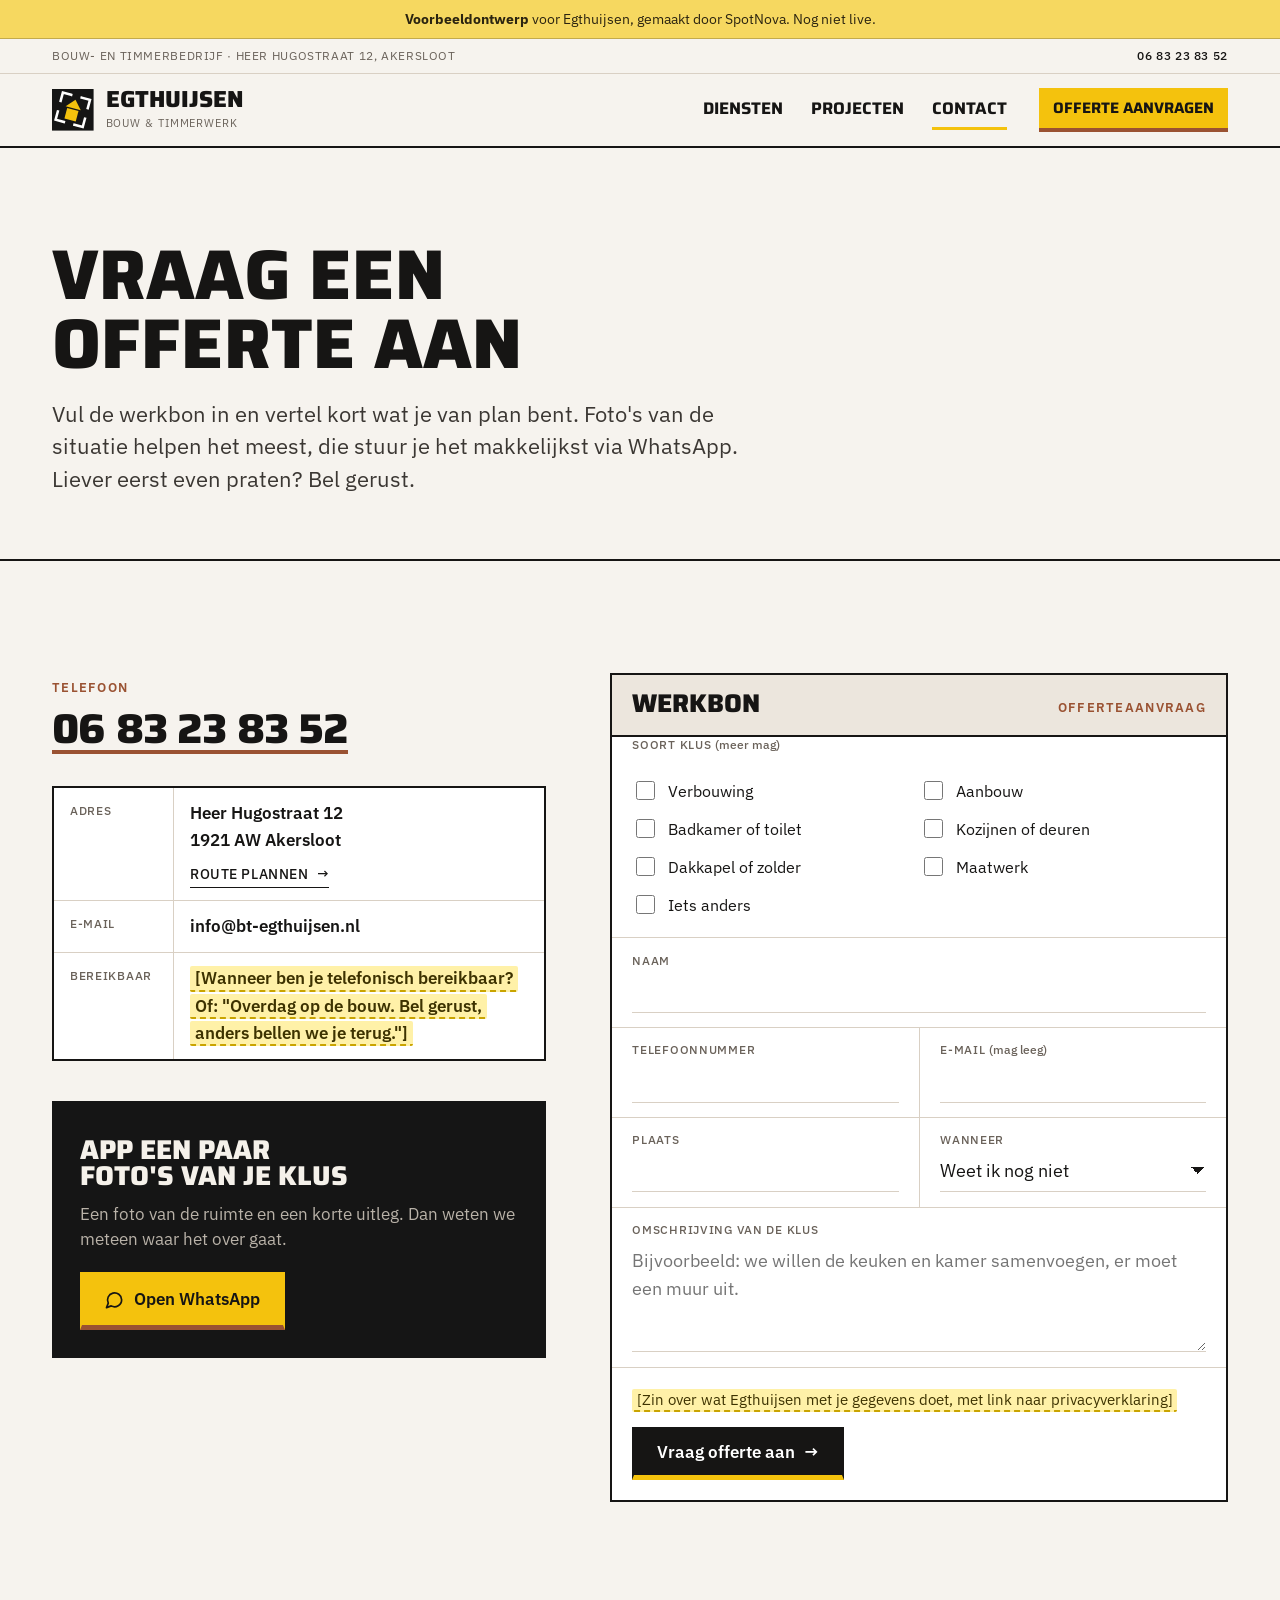
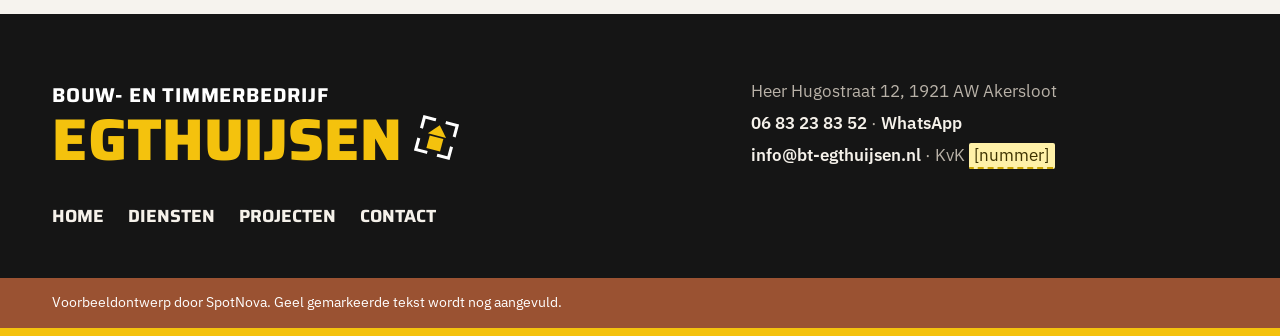
<file: contact.html>
<!doctype html>
<html lang="nl" class="no-js">
<head>
  <meta charset="utf-8">
  <meta name="viewport" content="width=device-width, initial-scale=1">
  <title>Offerte aanvragen · Egthuijsen, Akersloot · Voorbeeldontwerp</title>
  <meta name="description" content="Voorbeeldontwerp voor Bouw- en timmerbedrijf Egthuijsen, gemaakt door SpotNova. Nog niet live.">
  <meta name="robots" content="noindex, nofollow">
  <meta property="og:title" content="Bouw- en timmerbedrijf Egthuijsen · voorbeeldwebsite">
  <meta property="og:description" content="Voorbeeldontwerp voor Bouw- en timmerbedrijf Egthuijsen, gemaakt door SpotNova. Nog niet live.">
  <meta property="og:type" content="website">
  <!-- Bij livegang: adres hieronder aanpassen naar het eigen domein -->
  <meta property="og:image" content="https://egthuijsen.wild-math-d0f7.workers.dev/assets/og.jpg">
  <meta property="og:image:width" content="1200">
  <meta property="og:image:height" content="630">
  <meta property="og:image:alt" content="Bouw- en timmerbedrijf Egthuijsen, Akersloot, 06 83 23 83 52">
  <meta name="twitter:card" content="summary_large_image">
  <meta name="theme-color" content="#151515">
  <link rel="icon" href="assets/favicon.svg" type="image/svg+xml">
  <link rel="preconnect" href="https://fonts.googleapis.com">
  <link rel="preconnect" href="https://fonts.gstatic.com" crossorigin>
  <link rel="stylesheet" href="https://fonts.googleapis.com/css2?family=Saira:wght@600;700;800&family=IBM+Plex+Sans:wght@400;500;600&display=swap">
  <link rel="stylesheet" href="styles.css">
  <script>document.documentElement.className = 'js';</script>
  <script src="site.js" defer></script>
</head>
<body>
  <a class="skip-link" href="#inhoud">Naar de inhoud</a>

  <div class="mock-banner" role="note"><strong>Voorbeeldontwerp</strong> voor Egthuijsen, gemaakt door SpotNova. Nog niet live.</div>

  <div class="titlebar">
    <div class="wrap"><span>Bouw- en timmerbedrijf<span class="titlebar__place"> · Heer Hugostraat 12, Akersloot</span></span><a href="tel:+31683238352">06 83 23 83 52</a></div>
  </div>

  <header class="masthead">
    <div class="wrap">
      <a class="logo" href="index.html" aria-label="Egthuijsen, naar de homepage">
        <svg class="logo__mark" viewBox="0 0 64 64" aria-hidden="true"><rect width="64" height="64" fill="#151515"/><g transform="translate(2 2) scale(.6) rotate(15 50 50)"><path d="M14 36V14h22M64 14h22v22M86 64v22H64M36 86H14V64" fill="none" stroke="#fff" stroke-width="6.5" stroke-linecap="square"/><path d="M50 23 70 46H30z" fill="#f4c20d"/><path d="M35 49.5h30V77H35z" fill="#f4c20d"/></g></svg>
        <span><span class="logo__name">Egthuijsen</span><span class="logo__sub">Bouw &amp; timmerwerk</span></span>
      </a>
      <a class="head-quote" href="contact.html">Offerte<span class="head-quote__long">aanvragen</span></a>
      <button class="menu-toggle" type="button" aria-expanded="false" aria-controls="site-nav">
        <span class="menu-toggle__closed">Menu</span><span class="menu-toggle__open">Sluit</span>
      </button>
      <nav id="site-nav" class="site-nav" aria-label="Hoofdmenu">
        <ol>
            <li class="nav-home"><a href="index.html">Home</a></li>
            <li><a href="diensten.html">Diensten</a></li>
            <li><a href="projecten.html">Projecten</a></li>
            <li><a href="contact.html" aria-current="page">Contact</a></li>
        </ol>
        <a class="site-nav__quote" href="contact.html">Offerte aanvragen <span aria-hidden="true">→</span></a>
        <p class="site-nav__call">Of bel direct: <a href="tel:+31683238352">06 83 23 83 52</a></p>
      </nav>
    </div>
  </header>

  <main id="inhoud">

    <section class="page-head bricks">
      <div class="wrap">
        <h1>Vraag een offerte aan</h1>
        <p class="intro">Vul de werkbon in en vertel kort wat je van plan bent. Foto's van de situatie helpen het meest, die stuur je het makkelijkst via WhatsApp. Liever eerst even praten? Bel gerust.</p>
      </div>
    </section>

    <section class="block">
      <div class="wrap contact">

        <div>
          <span class="tag">Telefoon</span><br>
          <a class="big-phone" href="tel:+31683238352">06 83 23 83 52</a>
          <dl class="facts" style="margin-top: 2rem;">
            <div><dt>Adres</dt><dd>Heer Hugostraat 12<br>1921 AW Akersloot<br><a class="arrow-link" style="margin-top: 0.5rem;" href="https://www.google.com/maps/search/?api=1&amp;query=Heer+Hugostraat+12+1921+AW+Akersloot">Route plannen <span aria-hidden="true">→</span></a></dd></div>
            <div><dt>E-mail</dt><dd><a href="mailto:info@bt-egthuijsen.nl">info@bt-egthuijsen.nl</a></dd></div>
            <div><dt>Bereikbaar</dt><dd><span class="todo">[Wanneer ben je telefonisch bereikbaar? Of: "Overdag op de bouw. Bel gerust, anders bellen we je terug."]</span></dd></div>
          </dl>

          <div class="app-box on-dark">
            <h2>App een paar foto's van je klus</h2>
            <p class="intro" style="font-size: 1.05rem;">Een foto van de ruimte en een korte uitleg. Dan weten we meteen waar het over gaat.</p>
            <a class="btn btn--cta" href="https://wa.me/31683238352"><svg viewBox="0 0 24 24" fill="none" stroke="currentColor" stroke-width="2" stroke-linecap="round" stroke-linejoin="round" aria-hidden="true"><path d="M21 11.5a8.4 8.4 0 0 1-12.4 7.4L3 21l2.1-5.4A8.4 8.4 0 1 1 21 11.5z"/></svg> Open WhatsApp</a>
          </div>
        </div>

        <div class="workorder">
          <div class="workorder__head"><h2>Werkbon</h2><span class="tag">Offerteaanvraag</span></div>

          <!--
            LET OP: Formspree-endpoint moet nog ingevuld worden.
            1. Maak een formulier aan op formspree.io (met het e-mailadres van Egthuijsen).
            2. Vervang VERVANG_DIT hieronder door het formulier-ID.
          -->
          <form action="https://formspree.io/f/VERVANG_DIT" method="POST">
            <input type="hidden" name="_subject" value="Offerteaanvraag via de website">
            <label class="hp">Laat dit veld leeg <input type="text" name="_gotcha" tabindex="-1" autocomplete="off"></label>

            <fieldset class="wo-field">
              <legend>Soort klus <span class="optional">(meer mag)</span></legend>
              <div class="ticks">
                  <label><input type="checkbox" name="klus" value="Verbouwing"> Verbouwing</label>
                  <label><input type="checkbox" name="klus" value="Aanbouw"> Aanbouw</label>
                  <label><input type="checkbox" name="klus" value="Badkamer of toilet"> Badkamer of toilet</label>
                  <label><input type="checkbox" name="klus" value="Kozijnen of deuren"> Kozijnen of deuren</label>
                  <label><input type="checkbox" name="klus" value="Dakkapel of zolder"> Dakkapel of zolder</label>
                  <label><input type="checkbox" name="klus" value="Maatwerk"> Maatwerk</label>
                  <label><input type="checkbox" name="klus" value="Iets anders"> Iets anders</label>
              </div>
            </fieldset>

            <div class="wo-field">
              <label for="c-naam">Naam</label>
              <input id="c-naam" type="text" name="naam" autocomplete="name" required>
            </div>

            <div class="wo-row">
              <div class="wo-field">
                <label for="c-tel">Telefoonnummer</label>
                <input id="c-tel" type="tel" name="telefoon" autocomplete="tel" inputmode="tel" required>
              </div>
              <div class="wo-field">
                <label for="c-mail">E-mail <span class="optional">(mag leeg)</span></label>
                <input id="c-mail" type="email" name="email" autocomplete="email">
              </div>
            </div>

            <div class="wo-row">
              <div class="wo-field">
                <label for="c-plaats">Plaats</label>
                <input id="c-plaats" type="text" name="plaats" autocomplete="address-level2">
              </div>
              <div class="wo-field">
                <label for="c-wanneer">Wanneer</label>
                <select id="c-wanneer" name="wanneer">
                  <option>Weet ik nog niet</option>
                  <option>Zo snel mogelijk</option>
                  <option>Binnen een paar maanden</option>
                  <option>Later dit jaar of volgend jaar</option>
                </select>
              </div>
            </div>

            <div class="wo-field">
              <label for="c-bericht">Omschrijving van de klus</label>
              <textarea id="c-bericht" name="bericht" required placeholder="Bijvoorbeeld: we willen de keuken en kamer samenvoegen, er moet een muur uit."></textarea>
            </div>

            <div class="workorder__foot">
              <p class="small muted"><span class="todo">[Zin over wat Egthuijsen met je gegevens doet, met link naar privacyverklaring]</span></p>
              <button class="btn btn--cta" type="submit">Vraag offerte aan <span aria-hidden="true">→</span></button>
            </div>
          </form>
        </div>

      </div>
    </section>

  </main>

  <footer class="van">
    <div class="van__body on-dark">
      <div class="wrap van__grid">
        <div class="van__brand"><span class="van__kicker">Bouw- en timmerbedrijf</span><span class="van__name nowrap">Egthuijsen<img class="van__logo" src="assets/logo.svg" alt="" width="100" height="100"></span></div>
        <div class="van__lines">
          <p>Heer Hugostraat 12, 1921 AW Akersloot</p>
          <p><a href="tel:+31683238352">06 83 23 83 52</a> · <a href="https://wa.me/31683238352">WhatsApp</a></p>
          <p><a href="mailto:info@bt-egthuijsen.nl">info@bt-egthuijsen.nl</a> · KvK <span class="todo">[nummer]</span></p>
        </div>
        <nav class="van__nav" aria-label="Onderaan"><ul><li><a href="index.html">Home</a></li><li><a href="diensten.html">Diensten</a></li><li><a href="projecten.html">Projecten</a></li><li><a href="contact.html">Contact</a></li></ul></nav>
      </div>
    </div>
    <div class="van__panel"><div class="wrap">Voorbeeldontwerp door SpotNova. Geel gemarkeerde tekst wordt nog aangevuld.</div></div>
  </footer>

  <nav class="fab" aria-label="Snel contact">
    <a class="fab__quote" href="contact.html" aria-current="page">Offerte</a>
    <a href="tel:+31683238352" aria-label="Bel 06 83 23 83 52"><svg viewBox="0 0 24 24" fill="none" stroke="currentColor" stroke-width="2" stroke-linecap="round" stroke-linejoin="round" aria-hidden="true"><path d="M22 16.9v3a2 2 0 0 1-2.2 2 19.8 19.8 0 0 1-8.6-3.1 19.5 19.5 0 0 1-6-6A19.8 19.8 0 0 1 2.1 4.2 2 2 0 0 1 4.1 2h3a2 2 0 0 1 2 1.7c.1.9.4 1.8.7 2.7a2 2 0 0 1-.5 2.1L8 9.8a16 16 0 0 0 6 6l1.3-1.3a2 2 0 0 1 2.1-.4c.9.3 1.8.6 2.7.7a2 2 0 0 1 1.7 2z"/></svg></a>
    <a href="https://wa.me/31683238352" aria-label="Stuur een WhatsApp"><svg viewBox="0 0 24 24" fill="none" stroke="currentColor" stroke-width="2" stroke-linecap="round" stroke-linejoin="round" aria-hidden="true"><path d="M21 11.5a8.4 8.4 0 0 1-12.4 7.4L3 21l2.1-5.4A8.4 8.4 0 1 1 21 11.5z"/></svg></a>
  </nav>
</body>
</html>
</file>
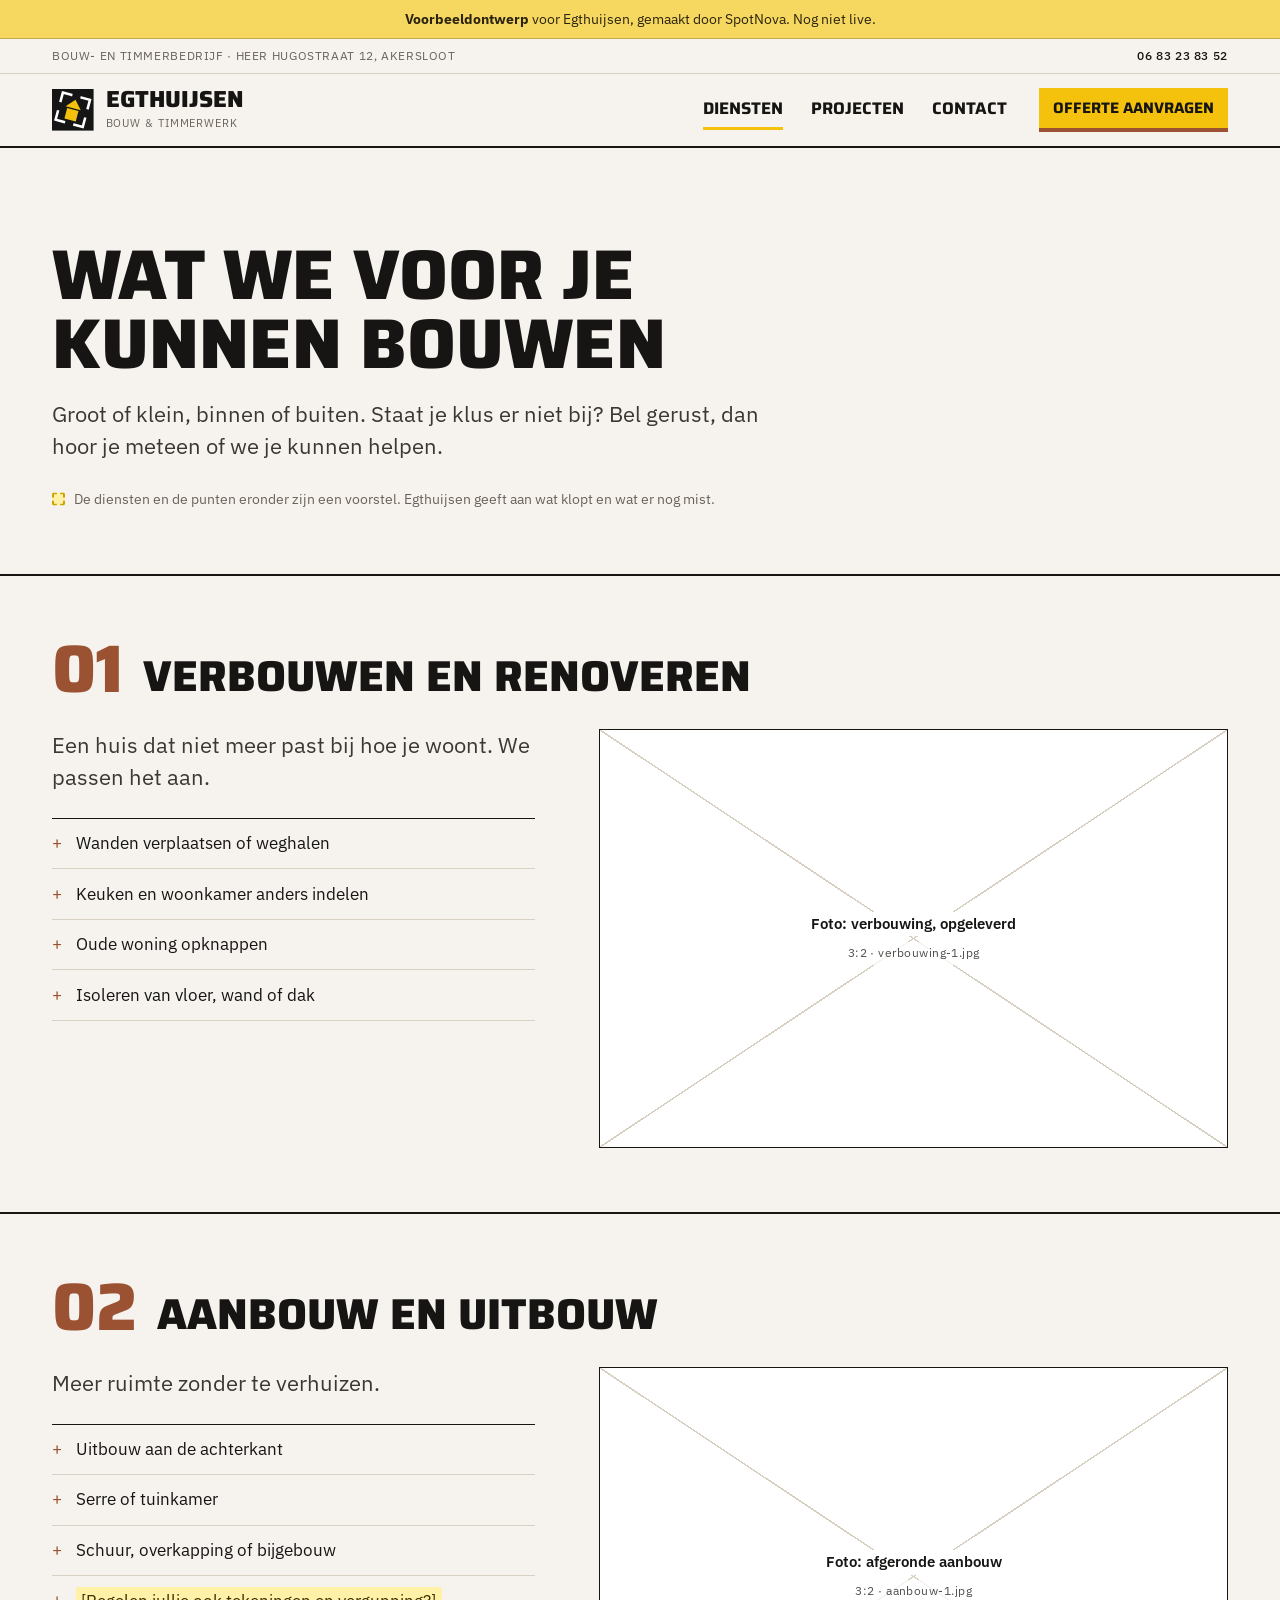
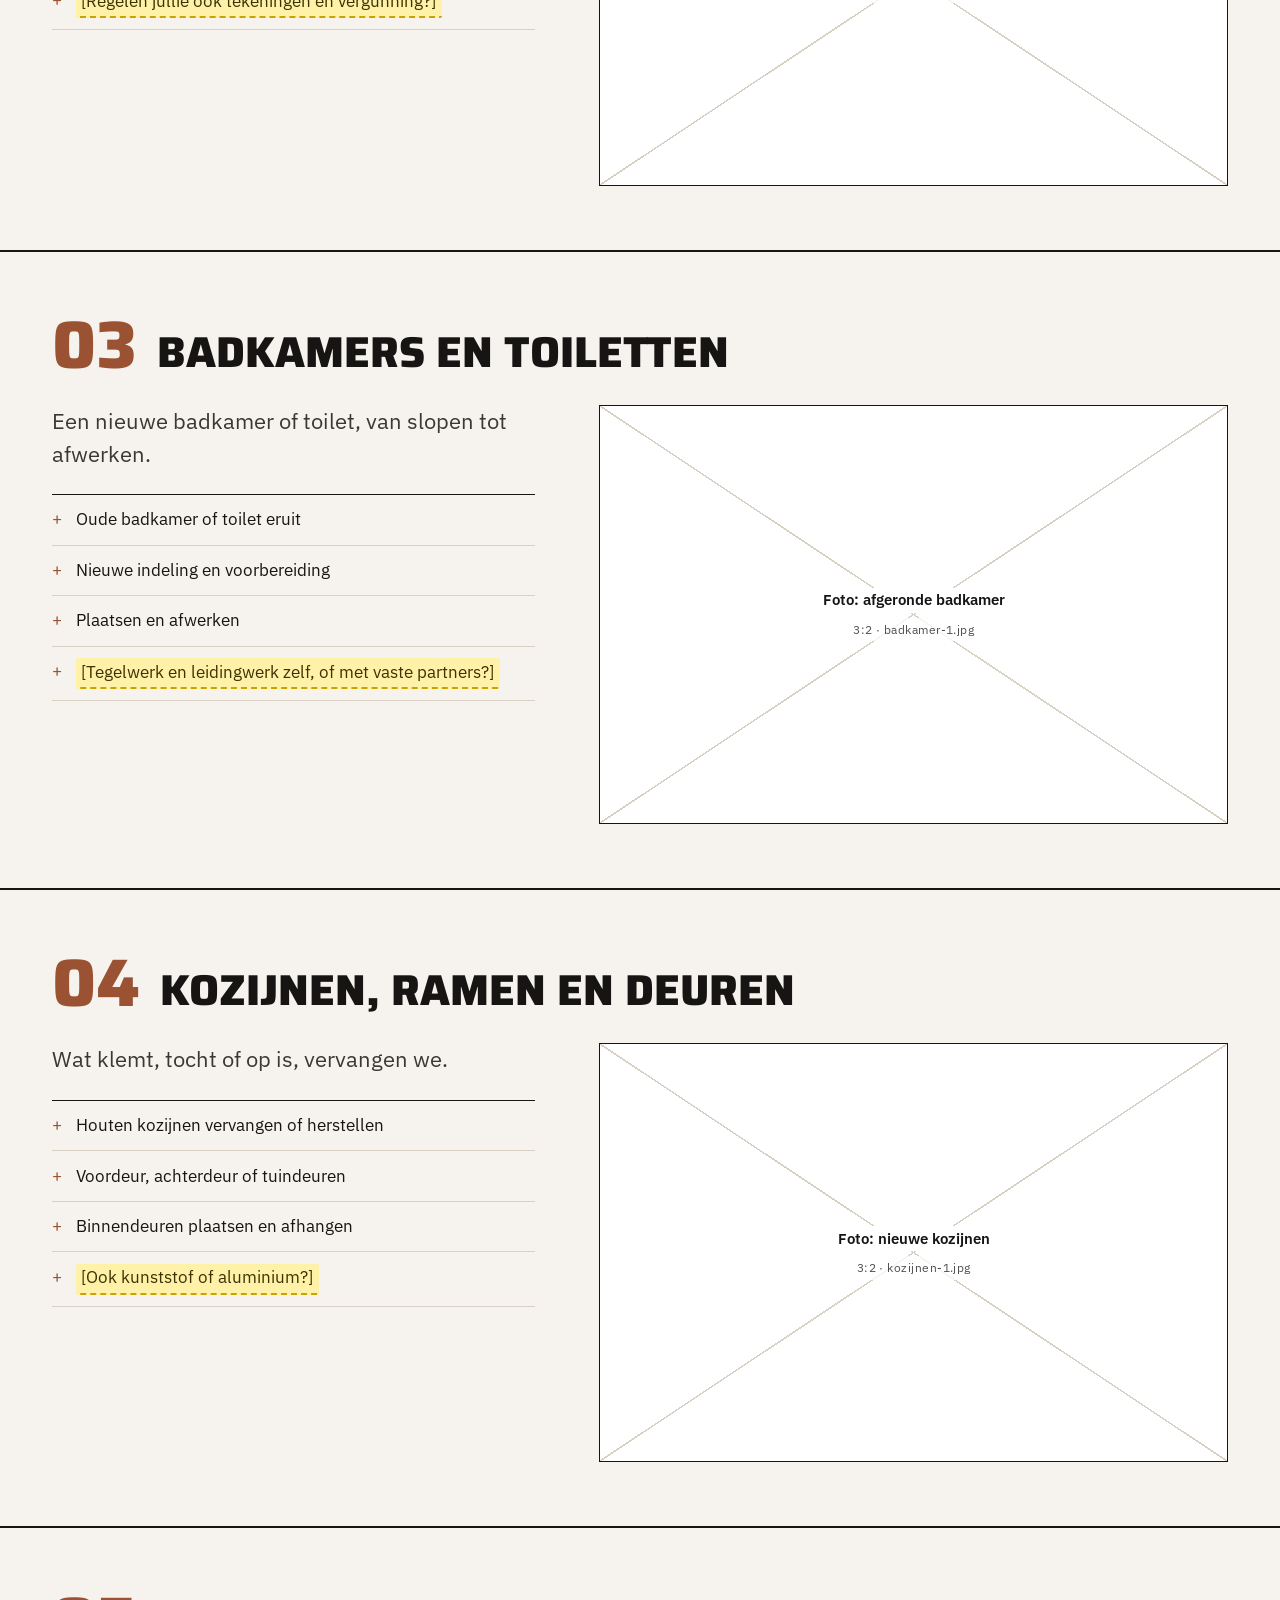
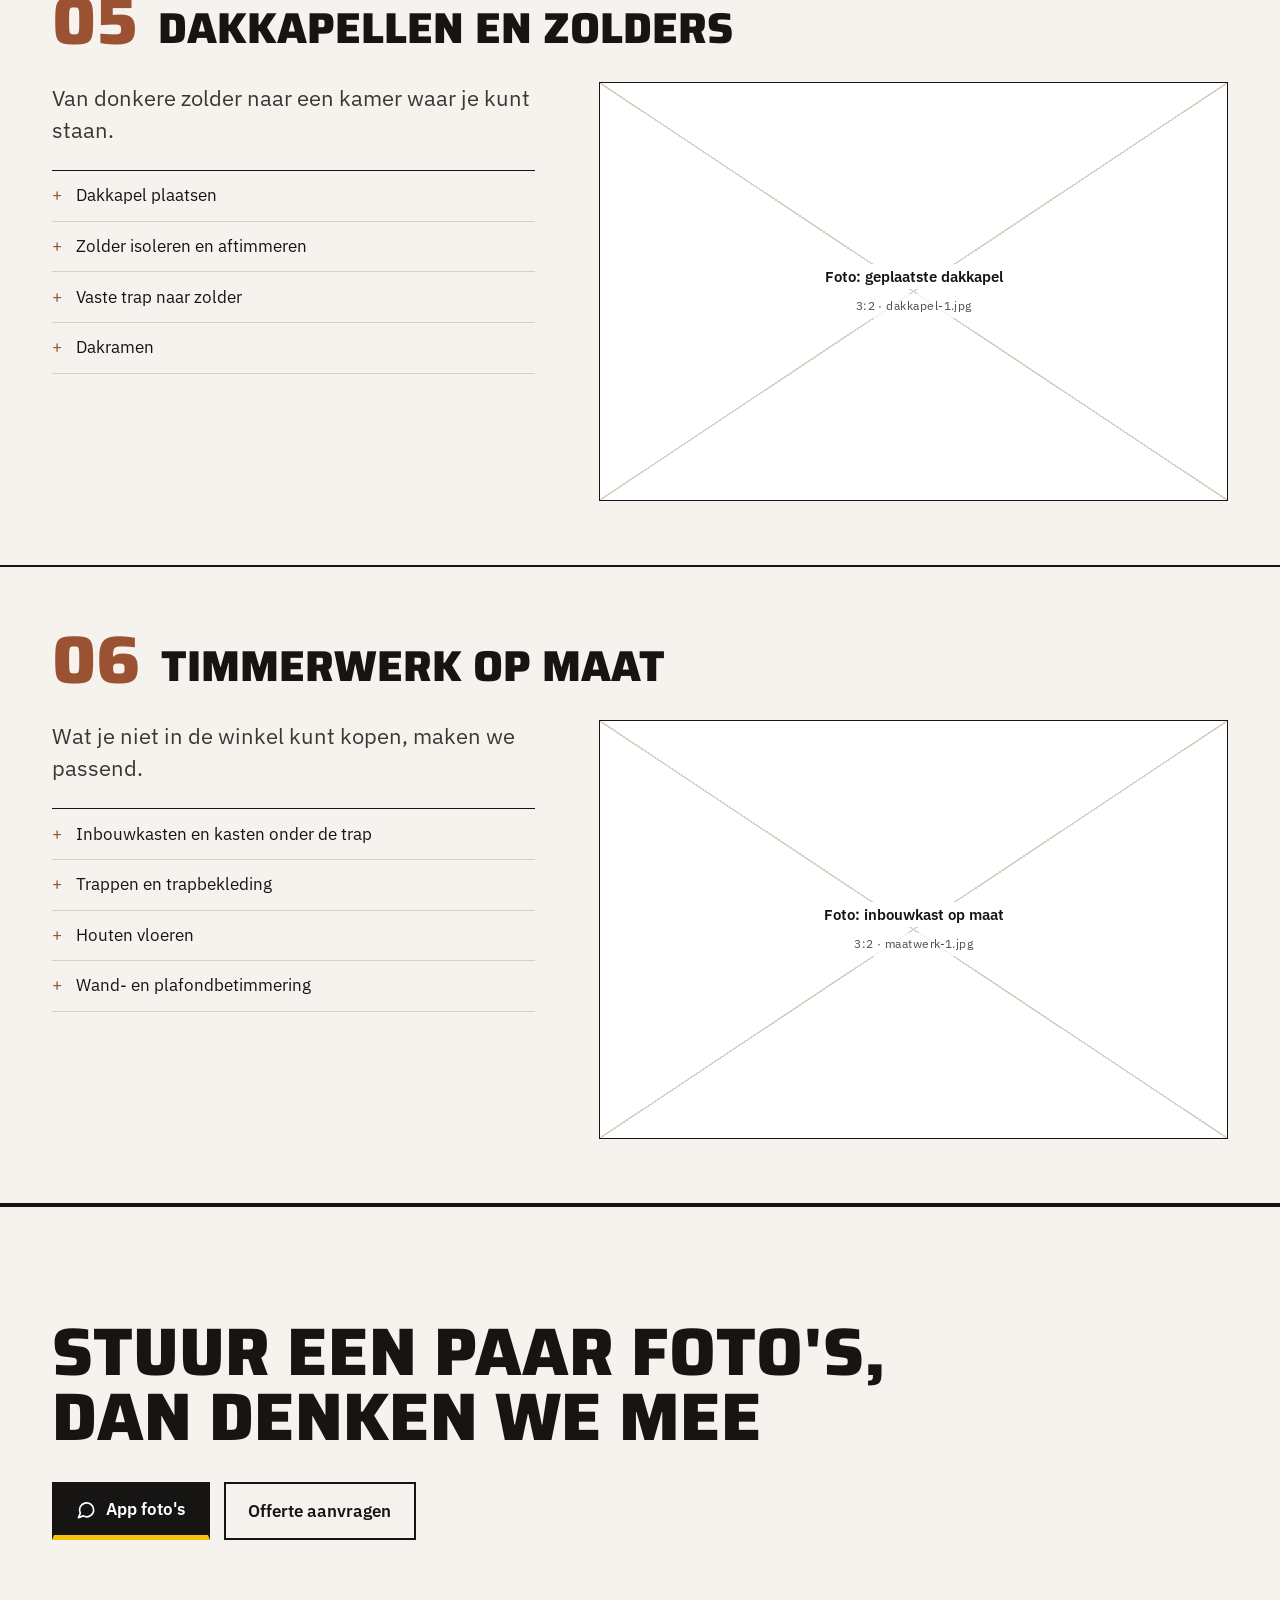
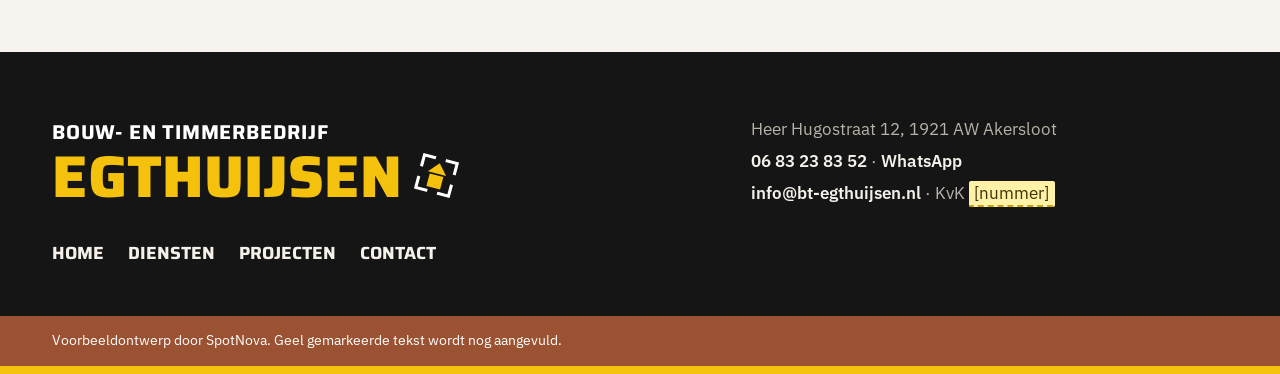
<file: diensten.html>
<!doctype html>
<html lang="nl" class="no-js">
<head>
  <meta charset="utf-8">
  <meta name="viewport" content="width=device-width, initial-scale=1">
  <title>Diensten · Egthuijsen, Akersloot · Voorbeeldontwerp</title>
  <meta name="description" content="Voorbeeldontwerp voor Bouw- en timmerbedrijf Egthuijsen, gemaakt door SpotNova. Nog niet live.">
  <meta name="robots" content="noindex, nofollow">
  <meta property="og:title" content="Bouw- en timmerbedrijf Egthuijsen · voorbeeldwebsite">
  <meta property="og:description" content="Voorbeeldontwerp voor Bouw- en timmerbedrijf Egthuijsen, gemaakt door SpotNova. Nog niet live.">
  <meta property="og:type" content="website">
  <!-- Bij livegang: adres hieronder aanpassen naar het eigen domein -->
  <meta property="og:image" content="https://egthuijsen.wild-math-d0f7.workers.dev/assets/og.jpg">
  <meta property="og:image:width" content="1200">
  <meta property="og:image:height" content="630">
  <meta property="og:image:alt" content="Bouw- en timmerbedrijf Egthuijsen, Akersloot, 06 83 23 83 52">
  <meta name="twitter:card" content="summary_large_image">
  <meta name="theme-color" content="#151515">
  <link rel="icon" href="assets/favicon.svg" type="image/svg+xml">
  <link rel="preconnect" href="https://fonts.googleapis.com">
  <link rel="preconnect" href="https://fonts.gstatic.com" crossorigin>
  <link rel="stylesheet" href="https://fonts.googleapis.com/css2?family=Saira:wght@600;700;800&family=IBM+Plex+Sans:wght@400;500;600&display=swap">
  <link rel="stylesheet" href="styles.css">
  <script>document.documentElement.className = 'js';</script>
  <script src="site.js" defer></script>
</head>
<body>
  <a class="skip-link" href="#inhoud">Naar de inhoud</a>

  <div class="mock-banner" role="note"><strong>Voorbeeldontwerp</strong> voor Egthuijsen, gemaakt door SpotNova. Nog niet live.</div>

  <div class="titlebar">
    <div class="wrap"><span>Bouw- en timmerbedrijf<span class="titlebar__place"> · Heer Hugostraat 12, Akersloot</span></span><a href="tel:+31683238352">06 83 23 83 52</a></div>
  </div>

  <header class="masthead">
    <div class="wrap">
      <a class="logo" href="index.html" aria-label="Egthuijsen, naar de homepage">
        <svg class="logo__mark" viewBox="0 0 64 64" aria-hidden="true"><rect width="64" height="64" fill="#151515"/><g transform="translate(2 2) scale(.6) rotate(15 50 50)"><path d="M14 36V14h22M64 14h22v22M86 64v22H64M36 86H14V64" fill="none" stroke="#fff" stroke-width="6.5" stroke-linecap="square"/><path d="M50 23 70 46H30z" fill="#f4c20d"/><path d="M35 49.5h30V77H35z" fill="#f4c20d"/></g></svg>
        <span><span class="logo__name">Egthuijsen</span><span class="logo__sub">Bouw &amp; timmerwerk</span></span>
      </a>
      <a class="head-quote" href="contact.html">Offerte<span class="head-quote__long">aanvragen</span></a>
      <button class="menu-toggle" type="button" aria-expanded="false" aria-controls="site-nav">
        <span class="menu-toggle__closed">Menu</span><span class="menu-toggle__open">Sluit</span>
      </button>
      <nav id="site-nav" class="site-nav" aria-label="Hoofdmenu">
        <ol>
            <li class="nav-home"><a href="index.html">Home</a></li>
            <li><a href="diensten.html" aria-current="page">Diensten</a></li>
            <li><a href="projecten.html">Projecten</a></li>
            <li><a href="contact.html">Contact</a></li>
        </ol>
        <a class="site-nav__quote" href="contact.html">Offerte aanvragen <span aria-hidden="true">→</span></a>
        <p class="site-nav__call">Of bel direct: <a href="tel:+31683238352">06 83 23 83 52</a></p>
      </nav>
    </div>
  </header>

  <main id="inhoud">

    <section class="page-head bricks">
      <div class="wrap">
        <h1>Wat we voor je kunnen bouwen</h1>
        <p class="intro">Groot of klein, binnen of buiten. Staat je klus er niet bij? Bel gerust, dan hoor je meteen of we je kunnen helpen.</p>
        <p class="todo-note">De diensten en de punten eronder zijn een voorstel. Egthuijsen geeft aan wat klopt en wat er nog mist.</p>
      </div>
    </section>

    <section class="sheet" id="verbouwen" aria-labelledby="h-verbouwen">
      <div class="wrap">
        <div class="sheet__head"><span class="sheet__num">01</span><h2 id="h-verbouwen">Verbouwen en renoveren</h2></div>
        <div class="sheet__body">
          <div>
            <p class="intro">Een huis dat niet meer past bij hoe je woont. We passen het aan.</p>
            <ul class="items"><li>Wanden verplaatsen of weghalen</li><li>Keuken en woonkamer anders indelen</li><li>Oude woning opknappen</li><li>Isoleren van vloer, wand of dak</li></ul>
          </div>
          <div class="sheet__photos">
            <div class="ph r-3x2" role="img" aria-label="Plek voor foto: verbouwing, opgeleverd"><span class="ph__label">Foto: verbouwing, opgeleverd</span><span class="ph__meta">3:2 · verbouwing-1.jpg</span></div>
          </div>
        </div>
      </div>
    </section>
    <section class="sheet bricks" id="aanbouw" aria-labelledby="h-aanbouw">
      <div class="wrap">
        <div class="sheet__head"><span class="sheet__num">02</span><h2 id="h-aanbouw">Aanbouw en uitbouw</h2></div>
        <div class="sheet__body">
          <div>
            <p class="intro">Meer ruimte zonder te verhuizen.</p>
            <ul class="items"><li>Uitbouw aan de achterkant</li><li>Serre of tuinkamer</li><li>Schuur, overkapping of bijgebouw</li><li><span class="todo">[Regelen jullie ook tekeningen en vergunning?]</span></li></ul>
          </div>
          <div class="sheet__photos">
            <div class="ph r-3x2" role="img" aria-label="Plek voor foto: afgeronde aanbouw"><span class="ph__label">Foto: afgeronde aanbouw</span><span class="ph__meta">3:2 · aanbouw-1.jpg</span></div>
          </div>
        </div>
      </div>
    </section>
    <section class="sheet" id="badkamers" aria-labelledby="h-badkamers">
      <div class="wrap">
        <div class="sheet__head"><span class="sheet__num">03</span><h2 id="h-badkamers">Badkamers en toiletten</h2></div>
        <div class="sheet__body">
          <div>
            <p class="intro">Een nieuwe badkamer of toilet, van slopen tot afwerken.</p>
            <ul class="items"><li>Oude badkamer of toilet eruit</li><li>Nieuwe indeling en voorbereiding</li><li>Plaatsen en afwerken</li><li><span class="todo">[Tegelwerk en leidingwerk zelf, of met vaste partners?]</span></li></ul>
          </div>
          <div class="sheet__photos">
            <div class="ph r-3x2" role="img" aria-label="Plek voor foto: afgeronde badkamer"><span class="ph__label">Foto: afgeronde badkamer</span><span class="ph__meta">3:2 · badkamer-1.jpg</span></div>
          </div>
        </div>
      </div>
    </section>
    <section class="sheet bricks" id="kozijnen" aria-labelledby="h-kozijnen">
      <div class="wrap">
        <div class="sheet__head"><span class="sheet__num">04</span><h2 id="h-kozijnen">Kozijnen, ramen en deuren</h2></div>
        <div class="sheet__body">
          <div>
            <p class="intro">Wat klemt, tocht of op is, vervangen we.</p>
            <ul class="items"><li>Houten kozijnen vervangen of herstellen</li><li>Voordeur, achterdeur of tuindeuren</li><li>Binnendeuren plaatsen en afhangen</li><li><span class="todo">[Ook kunststof of aluminium?]</span></li></ul>
          </div>
          <div class="sheet__photos">
            <div class="ph r-3x2" role="img" aria-label="Plek voor foto: nieuwe kozijnen"><span class="ph__label">Foto: nieuwe kozijnen</span><span class="ph__meta">3:2 · kozijnen-1.jpg</span></div>
          </div>
        </div>
      </div>
    </section>
    <section class="sheet" id="dakkapellen" aria-labelledby="h-dakkapellen">
      <div class="wrap">
        <div class="sheet__head"><span class="sheet__num">05</span><h2 id="h-dakkapellen">Dakkapellen en zolders</h2></div>
        <div class="sheet__body">
          <div>
            <p class="intro">Van donkere zolder naar een kamer waar je kunt staan.</p>
            <ul class="items"><li>Dakkapel plaatsen</li><li>Zolder isoleren en aftimmeren</li><li>Vaste trap naar zolder</li><li>Dakramen</li></ul>
          </div>
          <div class="sheet__photos">
            <div class="ph r-3x2" role="img" aria-label="Plek voor foto: geplaatste dakkapel"><span class="ph__label">Foto: geplaatste dakkapel</span><span class="ph__meta">3:2 · dakkapel-1.jpg</span></div>
          </div>
        </div>
      </div>
    </section>
    <section class="sheet bricks" id="maatwerk" aria-labelledby="h-maatwerk">
      <div class="wrap">
        <div class="sheet__head"><span class="sheet__num">06</span><h2 id="h-maatwerk">Timmerwerk op maat</h2></div>
        <div class="sheet__body">
          <div>
            <p class="intro">Wat je niet in de winkel kunt kopen, maken we passend.</p>
            <ul class="items"><li>Inbouwkasten en kasten onder de trap</li><li>Trappen en trapbekleding</li><li>Houten vloeren</li><li>Wand- en plafondbetimmering</li></ul>
          </div>
          <div class="sheet__photos">
            <div class="ph r-3x2" role="img" aria-label="Plek voor foto: inbouwkast op maat"><span class="ph__label">Foto: inbouwkast op maat</span><span class="ph__meta">3:2 · maatwerk-1.jpg</span></div>
          </div>
        </div>
      </div>
    </section>

    <section class="block closer" aria-labelledby="cta">
      <div class="wrap">
        <h2 id="cta">Stuur een paar foto's, dan denken we mee</h2>
        <div class="actions">
          <a class="btn btn--cta" href="https://wa.me/31683238352"><svg viewBox="0 0 24 24" fill="none" stroke="currentColor" stroke-width="2" stroke-linecap="round" stroke-linejoin="round" aria-hidden="true"><path d="M21 11.5a8.4 8.4 0 0 1-12.4 7.4L3 21l2.1-5.4A8.4 8.4 0 1 1 21 11.5z"/></svg> App foto's</a>
          <a class="btn btn--line" href="contact.html">Offerte aanvragen</a>
        </div>
      </div>
    </section>

  </main>

  <footer class="van">
    <div class="van__body on-dark">
      <div class="wrap van__grid">
        <div class="van__brand"><span class="van__kicker">Bouw- en timmerbedrijf</span><span class="van__name nowrap">Egthuijsen<img class="van__logo" src="assets/logo.svg" alt="" width="100" height="100"></span></div>
        <div class="van__lines">
          <p>Heer Hugostraat 12, 1921 AW Akersloot</p>
          <p><a href="tel:+31683238352">06 83 23 83 52</a> · <a href="https://wa.me/31683238352">WhatsApp</a></p>
          <p><a href="mailto:info@bt-egthuijsen.nl">info@bt-egthuijsen.nl</a> · KvK <span class="todo">[nummer]</span></p>
        </div>
        <nav class="van__nav" aria-label="Onderaan"><ul><li><a href="index.html">Home</a></li><li><a href="diensten.html">Diensten</a></li><li><a href="projecten.html">Projecten</a></li><li><a href="contact.html">Contact</a></li></ul></nav>
      </div>
    </div>
    <div class="van__panel"><div class="wrap">Voorbeeldontwerp door SpotNova. Geel gemarkeerde tekst wordt nog aangevuld.</div></div>
  </footer>

  <nav class="fab" aria-label="Snel contact">
    <a class="fab__quote" href="contact.html">Offerte</a>
    <a href="tel:+31683238352" aria-label="Bel 06 83 23 83 52"><svg viewBox="0 0 24 24" fill="none" stroke="currentColor" stroke-width="2" stroke-linecap="round" stroke-linejoin="round" aria-hidden="true"><path d="M22 16.9v3a2 2 0 0 1-2.2 2 19.8 19.8 0 0 1-8.6-3.1 19.5 19.5 0 0 1-6-6A19.8 19.8 0 0 1 2.1 4.2 2 2 0 0 1 4.1 2h3a2 2 0 0 1 2 1.7c.1.9.4 1.8.7 2.7a2 2 0 0 1-.5 2.1L8 9.8a16 16 0 0 0 6 6l1.3-1.3a2 2 0 0 1 2.1-.4c.9.3 1.8.6 2.7.7a2 2 0 0 1 1.7 2z"/></svg></a>
    <a href="https://wa.me/31683238352" aria-label="Stuur een WhatsApp"><svg viewBox="0 0 24 24" fill="none" stroke="currentColor" stroke-width="2" stroke-linecap="round" stroke-linejoin="round" aria-hidden="true"><path d="M21 11.5a8.4 8.4 0 0 1-12.4 7.4L3 21l2.1-5.4A8.4 8.4 0 1 1 21 11.5z"/></svg></a>
  </nav>
</body>
</html>
</file>
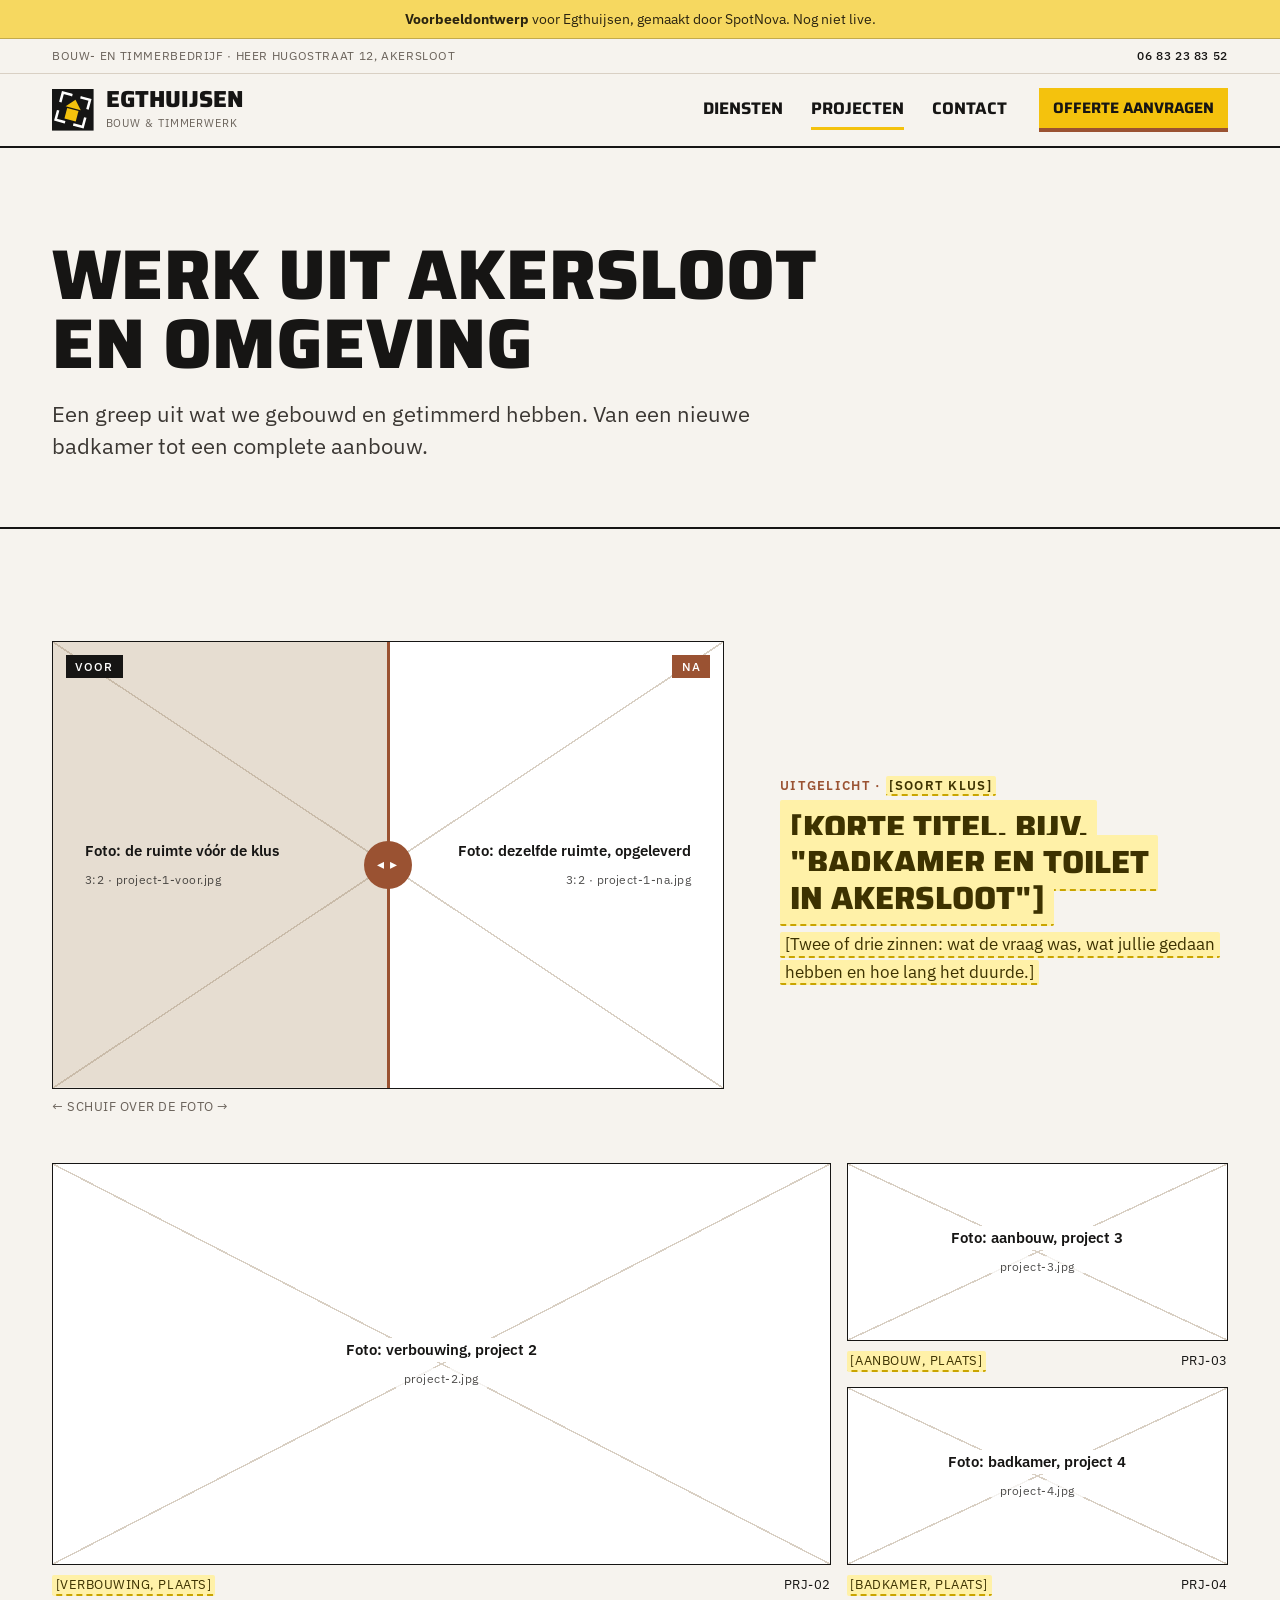
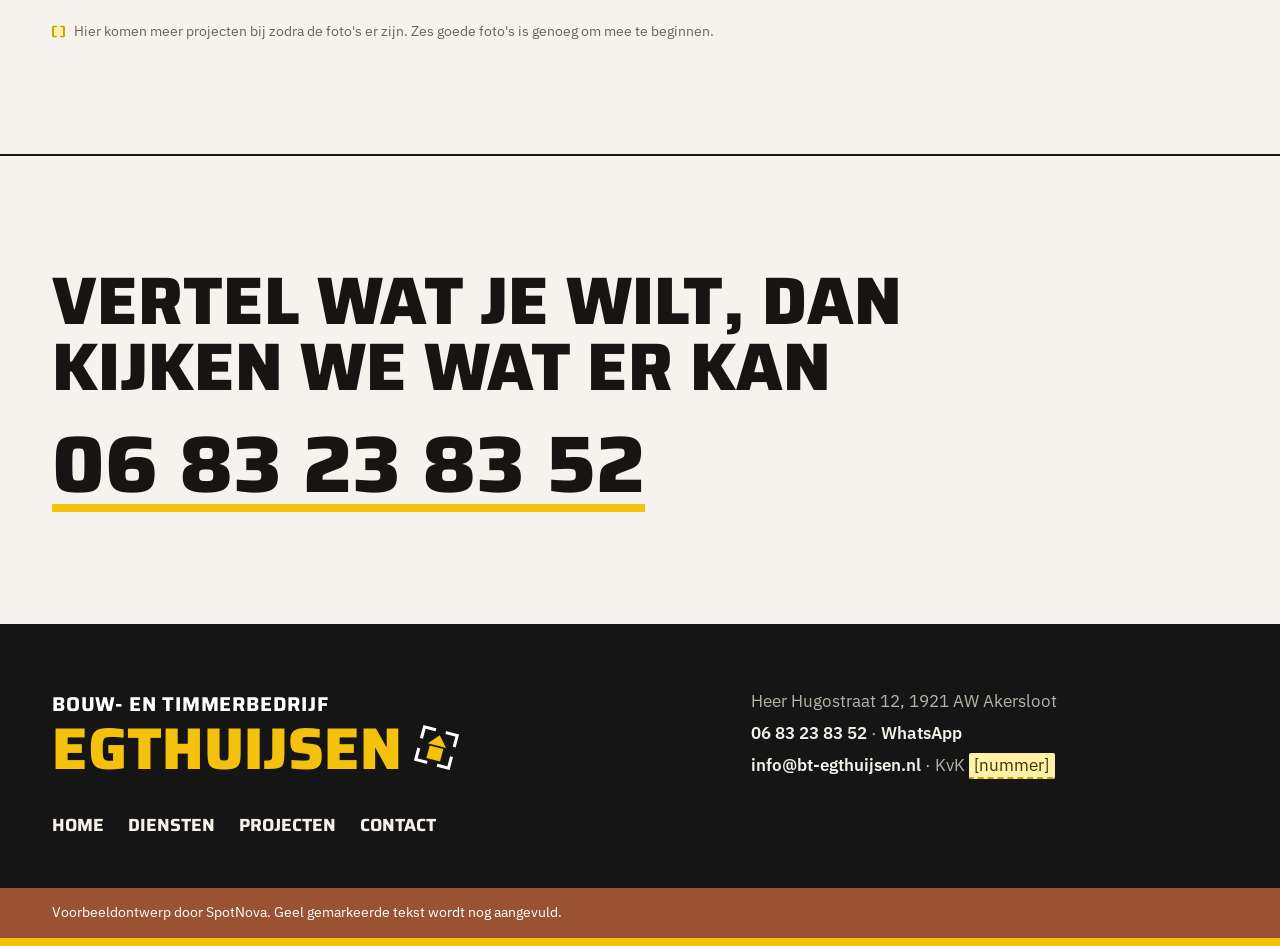
<file: projecten.html>
<!doctype html>
<html lang="nl" class="no-js">
<head>
  <meta charset="utf-8">
  <meta name="viewport" content="width=device-width, initial-scale=1">
  <title>Projecten · Egthuijsen, Akersloot · Voorbeeldontwerp</title>
  <meta name="description" content="Voorbeeldontwerp voor Bouw- en timmerbedrijf Egthuijsen, gemaakt door SpotNova. Nog niet live.">
  <meta name="robots" content="noindex, nofollow">
  <meta property="og:title" content="Bouw- en timmerbedrijf Egthuijsen · voorbeeldwebsite">
  <meta property="og:description" content="Voorbeeldontwerp voor Bouw- en timmerbedrijf Egthuijsen, gemaakt door SpotNova. Nog niet live.">
  <meta property="og:type" content="website">
  <!-- Bij livegang: adres hieronder aanpassen naar het eigen domein -->
  <meta property="og:image" content="https://egthuijsen.wild-math-d0f7.workers.dev/assets/og.jpg">
  <meta property="og:image:width" content="1200">
  <meta property="og:image:height" content="630">
  <meta property="og:image:alt" content="Bouw- en timmerbedrijf Egthuijsen, Akersloot, 06 83 23 83 52">
  <meta name="twitter:card" content="summary_large_image">
  <meta name="theme-color" content="#151515">
  <link rel="icon" href="assets/favicon.svg" type="image/svg+xml">
  <link rel="preconnect" href="https://fonts.googleapis.com">
  <link rel="preconnect" href="https://fonts.gstatic.com" crossorigin>
  <link rel="stylesheet" href="https://fonts.googleapis.com/css2?family=Saira:wght@600;700;800&family=IBM+Plex+Sans:wght@400;500;600&display=swap">
  <link rel="stylesheet" href="styles.css">
  <script>document.documentElement.className = 'js';</script>
  <script src="site.js" defer></script>
</head>
<body>
  <a class="skip-link" href="#inhoud">Naar de inhoud</a>

  <div class="mock-banner" role="note"><strong>Voorbeeldontwerp</strong> voor Egthuijsen, gemaakt door SpotNova. Nog niet live.</div>

  <div class="titlebar">
    <div class="wrap"><span>Bouw- en timmerbedrijf<span class="titlebar__place"> · Heer Hugostraat 12, Akersloot</span></span><a href="tel:+31683238352">06 83 23 83 52</a></div>
  </div>

  <header class="masthead">
    <div class="wrap">
      <a class="logo" href="index.html" aria-label="Egthuijsen, naar de homepage">
        <svg class="logo__mark" viewBox="0 0 64 64" aria-hidden="true"><rect width="64" height="64" fill="#151515"/><g transform="translate(2 2) scale(.6) rotate(15 50 50)"><path d="M14 36V14h22M64 14h22v22M86 64v22H64M36 86H14V64" fill="none" stroke="#fff" stroke-width="6.5" stroke-linecap="square"/><path d="M50 23 70 46H30z" fill="#f4c20d"/><path d="M35 49.5h30V77H35z" fill="#f4c20d"/></g></svg>
        <span><span class="logo__name">Egthuijsen</span><span class="logo__sub">Bouw &amp; timmerwerk</span></span>
      </a>
      <a class="head-quote" href="contact.html">Offerte<span class="head-quote__long">aanvragen</span></a>
      <button class="menu-toggle" type="button" aria-expanded="false" aria-controls="site-nav">
        <span class="menu-toggle__closed">Menu</span><span class="menu-toggle__open">Sluit</span>
      </button>
      <nav id="site-nav" class="site-nav" aria-label="Hoofdmenu">
        <ol>
            <li class="nav-home"><a href="index.html">Home</a></li>
            <li><a href="diensten.html">Diensten</a></li>
            <li><a href="projecten.html" aria-current="page">Projecten</a></li>
            <li><a href="contact.html">Contact</a></li>
        </ol>
        <a class="site-nav__quote" href="contact.html">Offerte aanvragen <span aria-hidden="true">→</span></a>
        <p class="site-nav__call">Of bel direct: <a href="tel:+31683238352">06 83 23 83 52</a></p>
      </nav>
    </div>
  </header>

  <main id="inhoud">

    <section class="page-head bricks">
      <div class="wrap">
        <h1>Werk uit Akersloot en omgeving</h1>
        <p class="intro">Een greep uit wat we gebouwd en getimmerd hebben. Van een nieuwe badkamer tot een complete aanbouw.</p>
      </div>
    </section>

    <section class="block" aria-label="Projecten">
      <div class="wrap">
        <!-- Uitgelicht project met voor en na. Het sterkste project hier zetten. -->
        <div class="feature">
          <div>
          <div class="ba r-3x2">
            <div class="ph ba__after" role="img" aria-label="Plek voor foto: dezelfde ruimte, opgeleverd"><span class="ph__label">Foto: dezelfde ruimte, opgeleverd</span><span class="ph__meta">3:2 · project-1-na.jpg</span></div>
            <div class="ba__before"><div class="ph" role="img" aria-label="Plek voor foto: de ruimte vóór de klus"><span class="ph__label">Foto: de ruimte vóór de klus</span><span class="ph__meta">3:2 · project-1-voor.jpg</span></div></div>
            <span class="ba__badge ba__badge--before">Voor</span><span class="ba__badge ba__badge--after">Na</span>
            <span class="ba__line" aria-hidden="true"></span>
            <input class="ba__range" type="range" min="0" max="100" value="50" aria-label="Schuif tussen de foto van voor en na">
          </div>
          <p class="ba-hint" aria-hidden="true">← Schuif over de foto →</p>
          </div>
          <div class="feature__text">
            <span class="tag">Uitgelicht · <span class="todo">[soort klus]</span></span>
            <h3><span class="todo">[Korte titel, bijv. "Badkamer en toilet in Akersloot"]</span></h3>
            <p><span class="todo">[Twee of drie zinnen: wat de vraag was, wat jullie gedaan hebben en hoe lang het duurde.]</span></p>
          </div>
        </div>
        <ul class="bento">
          <li><figure><div class="ph" role="img" aria-label="Plek voor foto: verbouwing, project 2"><span class="ph__label">Foto: verbouwing, project 2</span><span class="ph__meta">project-2.jpg</span></div><figcaption><span><span class="todo">[Verbouwing, plaats]</span></span><span>PRJ-02</span></figcaption></figure></li>
          <li><figure><div class="ph" role="img" aria-label="Plek voor foto: aanbouw, project 3"><span class="ph__label">Foto: aanbouw, project 3</span><span class="ph__meta">project-3.jpg</span></div><figcaption><span><span class="todo">[Aanbouw, plaats]</span></span><span>PRJ-03</span></figcaption></figure></li>
          <li><figure><div class="ph" role="img" aria-label="Plek voor foto: badkamer, project 4"><span class="ph__label">Foto: badkamer, project 4</span><span class="ph__meta">project-4.jpg</span></div><figcaption><span><span class="todo">[Badkamer, plaats]</span></span><span>PRJ-04</span></figcaption></figure></li>
        </ul>
        <p class="todo-note">Hier komen meer projecten bij zodra de foto's er zijn. Zes goede foto's is genoeg om mee te beginnen.</p>
      </div>
    </section>

    <section class="block closer" aria-labelledby="cta">
      <div class="wrap">
        <h2 id="cta">Vertel wat je wilt, dan kijken we wat er kan</h2>
        <a class="closer__phone" href="tel:+31683238352">06 83 23 83 52</a>
      </div>
    </section>

  </main>

  <footer class="van">
    <div class="van__body on-dark">
      <div class="wrap van__grid">
        <div class="van__brand"><span class="van__kicker">Bouw- en timmerbedrijf</span><span class="van__name nowrap">Egthuijsen<img class="van__logo" src="assets/logo.svg" alt="" width="100" height="100"></span></div>
        <div class="van__lines">
          <p>Heer Hugostraat 12, 1921 AW Akersloot</p>
          <p><a href="tel:+31683238352">06 83 23 83 52</a> · <a href="https://wa.me/31683238352">WhatsApp</a></p>
          <p><a href="mailto:info@bt-egthuijsen.nl">info@bt-egthuijsen.nl</a> · KvK <span class="todo">[nummer]</span></p>
        </div>
        <nav class="van__nav" aria-label="Onderaan"><ul><li><a href="index.html">Home</a></li><li><a href="diensten.html">Diensten</a></li><li><a href="projecten.html">Projecten</a></li><li><a href="contact.html">Contact</a></li></ul></nav>
      </div>
    </div>
    <div class="van__panel"><div class="wrap">Voorbeeldontwerp door SpotNova. Geel gemarkeerde tekst wordt nog aangevuld.</div></div>
  </footer>

  <nav class="fab" aria-label="Snel contact">
    <a class="fab__quote" href="contact.html">Offerte</a>
    <a href="tel:+31683238352" aria-label="Bel 06 83 23 83 52"><svg viewBox="0 0 24 24" fill="none" stroke="currentColor" stroke-width="2" stroke-linecap="round" stroke-linejoin="round" aria-hidden="true"><path d="M22 16.9v3a2 2 0 0 1-2.2 2 19.8 19.8 0 0 1-8.6-3.1 19.5 19.5 0 0 1-6-6A19.8 19.8 0 0 1 2.1 4.2 2 2 0 0 1 4.1 2h3a2 2 0 0 1 2 1.7c.1.9.4 1.8.7 2.7a2 2 0 0 1-.5 2.1L8 9.8a16 16 0 0 0 6 6l1.3-1.3a2 2 0 0 1 2.1-.4c.9.3 1.8.6 2.7.7a2 2 0 0 1 1.7 2z"/></svg></a>
    <a href="https://wa.me/31683238352" aria-label="Stuur een WhatsApp"><svg viewBox="0 0 24 24" fill="none" stroke="currentColor" stroke-width="2" stroke-linecap="round" stroke-linejoin="round" aria-hidden="true"><path d="M21 11.5a8.4 8.4 0 0 1-12.4 7.4L3 21l2.1-5.4A8.4 8.4 0 1 1 21 11.5z"/></svg></a>
  </nav>
</body>
</html>
</file>
<file: styles.css>
/* Egthuijsen · voorbeeldontwerp door SpotNova
   Idee: de site is de bus van Egthuijsen. Zwart met grote belettering, een strook in houtkleur met gele rand.
   Statisch, geen build-stap. Kleuren en maten staan bovenaan als variabelen. */

:root {
  --paper: #f6f3ee;
  --paper-2: #ece6dd;
  --white: #ffffff;
  --ink: #161514;
  --ink-2: #3b3733;
  --muted: #6a625a;
  --line: #d9d0c4;

  --dark: #151515;          /* zwart van de bus */
  --dark-2: #242322;
  --on-dark: #f5f1ea;
  --on-dark-muted: #b9b2a8;
  --dark-line: rgba(255, 255, 255, 0.06);
  --dark-line-2: rgba(255, 255, 255, 0.14);

  --brick: #9a5232;         /* oranjebruin van de bus: knoppen, nummers, maatlijnen */
  --brick-hover: #7d4126;
  --brick-light: #b86b47;
  --mortar: #e2c9b8;
  --yellow: #f4c20d;        /* spiegelkappen en spoiler: accent op zwart */

  --banner-bg: #f6d860;
  --banner-text: #2b2410;
  --todo-bg: #fff1a8;
  --todo-text: #3d3200;
  --todo-line: #c9a400;

  --font-head: "Saira", "Eurostile", "Arial", sans-serif;   /* breed en hoekig, zoals de belettering op de bus */
  --font-body: "IBM Plex Sans", Arial, Helvetica, sans-serif;

  --gutter: 1.25rem;
  --container: 76rem;
}

/* ---------- Basis ---------- */

*, *::before, *::after { box-sizing: border-box; }
html { -webkit-text-size-adjust: 100%; scroll-behavior: smooth; }
@media (prefers-reduced-motion: reduce) { html { scroll-behavior: auto; } }

body {
  margin: 0;
  background: var(--paper);
  color: var(--ink);
  font-family: var(--font-body);
  font-size: 1.0625rem;
  line-height: 1.6;
}
img { max-width: 100%; height: auto; display: block; }
a { color: inherit; }
p, figure, dl, dd { margin: 0; }
ul, ol { margin: 0; padding: 0; list-style: none; }
address { font-style: normal; }

h1, h2, h3, h4 {
  margin: 0;
  font-family: var(--font-head);
  font-weight: 800;
  line-height: 0.98;
  letter-spacing: 0;
  text-transform: uppercase;
  text-wrap: balance;
}
h1 { font-size: clamp(2.2rem, 8.5vw, 5.2rem); }
h2 { font-size: clamp(1.8rem, 6vw, 3.3rem); }
h3 { font-size: clamp(1.2rem, 3.6vw, 1.5rem); font-weight: 800; line-height: 1.1; }

.wrap { width: 100%; max-width: var(--container); margin: 0 auto; padding: 0 var(--gutter); }
.wrap--narrow { max-width: 48rem; }

.skip-link { position: absolute; left: -999px; top: 0; z-index: 100; background: var(--ink); color: var(--white); padding: 0.6rem 1rem; }
.skip-link:focus { left: 0.5rem; top: 0.5rem; }
.visually-hidden { position: absolute !important; width: 1px; height: 1px; overflow: hidden; clip: rect(0 0 0 0); white-space: nowrap; }
:focus-visible { outline: 3px solid var(--brick); outline-offset: 3px; }

/* Kleine labels, alleen waar ze iets zeggen */
.tag {
  display: inline-block;
  font-family: var(--font-body); font-size: 0.8rem; font-weight: 600;
  letter-spacing: 0.1em; text-transform: uppercase;
  color: var(--brick);
}
.on-dark .tag { color: var(--yellow); }
.intro { font-size: clamp(1.15rem, 3.3vw, 1.35rem); line-height: 1.5; color: var(--ink-2); max-width: 34em; }
.on-dark .intro { color: var(--on-dark-muted); }
.muted { color: var(--muted); }
.small { font-size: 0.92rem; }

/* Vlakken in de kleuren van de bus: licht papier, zwart, en een oranjebruine strook met gele rand zoals onderaan de bus */
.bricks { background-color: var(--paper); }
.on-dark { background-color: var(--dark); color: var(--on-dark); }
.brick-band { height: 22px; background-color: var(--brick); border-top: 4px solid var(--yellow); }

/* ---------- Voorbeeldbalk ---------- */

.mock-banner {
  background: var(--banner-bg); color: var(--banner-text);
  font-size: 0.9rem; line-height: 1.4; text-align: center; padding: 0.55rem var(--gutter);
  border-bottom: 1px solid rgba(43, 36, 16, 0.25);
}
.mock-banner strong { font-weight: 700; }

/* ---------- Kop ---------- */

.titlebar {
  border-bottom: 1px solid var(--line);
  font-family: var(--font-body); font-size: 0.78rem; letter-spacing: 0.05em; text-transform: uppercase; color: var(--muted);
}
.titlebar .wrap { display: flex; justify-content: space-between; gap: 1rem; padding-top: 0.45rem; padding-bottom: 0.45rem; }
.titlebar a { text-decoration: none; color: var(--ink); font-weight: 500; }
.titlebar__place { display: none; }
@media (min-width: 40rem) { .titlebar__place { display: inline; } }

.masthead { background: var(--paper); border-bottom: 2px solid var(--ink); }
.masthead .wrap { display: flex; flex-wrap: wrap; align-items: center; gap: 1rem; min-height: 4.5rem; }

.logo { display: inline-flex; align-items: center; gap: 0.75rem; text-decoration: none; margin-right: auto; }
.logo__mark { width: 2.6rem; height: 2.6rem; flex: none; }
.logo__name { display: block; font-family: var(--font-head); font-weight: 800; font-size: 1.45rem; letter-spacing: 0; line-height: 1; text-transform: uppercase; }
.logo__sub { display: block; font-family: var(--font-body); font-size: 0.7rem; letter-spacing: 0.08em; text-transform: uppercase; color: var(--muted); margin-top: 0.25rem; }

.menu-toggle {
  display: none; position: relative; z-index: 70;
  align-items: center; gap: 0.5rem;
  min-height: 2.75rem; padding: 0 0.9rem;
  font: 500 0.85rem var(--font-body); letter-spacing: 0.08em; text-transform: uppercase;
  color: var(--ink); background: transparent; border: 1.5px solid var(--ink); border-radius: 0; cursor: pointer;
}
.js .menu-toggle { display: inline-flex; }
.menu-toggle[aria-expanded="true"] { color: var(--white); border-color: var(--white); }
.menu-toggle__open, .menu-toggle[aria-expanded="true"] .menu-toggle__closed { display: none; }
.menu-toggle[aria-expanded="true"] .menu-toggle__open { display: inline; }

.site-nav { flex-basis: 100%; padding-bottom: 1rem; }
.js .site-nav { display: none; }
.site-nav ol { counter-reset: nav -1; }
.site-nav li { counter-increment: nav; }
.site-nav a {
  display: flex; align-items: baseline; gap: 0.6rem; text-decoration: none; padding: 0.3rem 0;
  font-family: var(--font-head); font-weight: 700; font-size: 1.2rem; text-transform: uppercase;
}
.site-nav__call { display: none; }

/* Mobiel: menu over het hele scherm, zwart metselwerk */
.js .site-nav.is-open {
  display: flex; flex-direction: column; justify-content: center;
  position: fixed; inset: 0; z-index: 60; padding: 5rem var(--gutter) 2rem;
}
.site-nav.is-open a { font-size: clamp(1.8rem, 8.5vw, 2.6rem); padding: 0.35rem 0; color: var(--on-dark); }
.site-nav.is-open a[aria-current="page"] { text-decoration: underline; text-decoration-color: var(--yellow); text-underline-offset: 0.15em; text-decoration-thickness: 3px; }
.site-nav.is-open .site-nav__call { display: block; margin-top: 2rem; font: 500 1rem var(--font-body); color: var(--on-dark-muted); }
.site-nav.is-open .site-nav__call a { display: inline; font: inherit; color: var(--on-dark); text-decoration: underline; padding: 0; }
.site-nav.is-open .site-nav__call a::before { content: none; }

@media (min-width: 52rem) {
  .masthead .wrap { flex-wrap: nowrap; }
  .js .menu-toggle { display: none; }
  .site-nav, .js .site-nav { display: block; flex-basis: auto; padding: 0; }
  .site-nav ol { display: flex; gap: 1.75rem; counter-reset: nav; }
  .site-nav .nav-home { display: none; }
  .site-nav a { font-size: 1.05rem; padding: 0.3rem 0; border-bottom: 3px solid transparent; }
  .site-nav a:hover { border-bottom-color: var(--line); }
  .site-nav a[aria-current="page"] { border-bottom-color: var(--yellow); }
}

/* ---------- Knoppen ---------- */

.btn {
  display: inline-flex; align-items: center; justify-content: center; gap: 0.6rem;
  min-height: 3.25rem; padding: 0.75rem 1.4rem;
  font-family: var(--font-body); font-size: 1.05rem; font-weight: 600;
  text-decoration: none; border: 2px solid transparent; border-radius: 0; cursor: pointer;
  transition: background 0.15s, color 0.15s;
}
.btn svg { width: 1.2em; height: 1.2em; flex: none; }
.btn--cta { background: var(--ink); color: var(--white); border-bottom: 5px solid var(--yellow); }
.btn--cta:hover { background: var(--brick); }
.on-dark .btn--cta { background: var(--yellow); color: var(--ink); border-bottom-color: var(--brick); }
.on-dark .btn--cta:hover { background: #ffd43a; }
.btn--line { border-color: currentColor; background: transparent; }
.btn--line:hover { background: rgba(22, 21, 20, 0.06); }
.on-dark .btn--line:hover { background: rgba(255, 255, 255, 0.1); }

.actions { display: flex; flex-wrap: wrap; gap: 0.9rem; margin-top: 2rem; }
@media (max-width: 30rem) { .actions .btn { flex: 1 1 100%; } }

.arrow-link {
  display: inline-flex; align-items: center; gap: 0.5rem;
  font-family: var(--font-body); font-size: 0.9rem; font-weight: 500; letter-spacing: 0.04em; text-transform: uppercase;
  text-decoration: none; border-bottom: 1.5px solid currentColor; padding-bottom: 0.1rem;
}
.arrow-link:hover { color: var(--brick); }
.on-dark .arrow-link:hover { color: var(--white); }

/* ---------- Fotoplaceholders ----------
   Getekend als sparing: een vak met een kruis erdoor.
   Vervang later door:
   <img class="photo r-3x2" src="assets/naam.jpg" alt="..." width="1600" height="1067">
   met dezelfde verhoudingsklasse. */

.r-3x2 { aspect-ratio: 3 / 2; }
.r-4x5 { aspect-ratio: 4 / 5; }
.r-1x1 { aspect-ratio: 1 / 1; }
.r-16x9 { aspect-ratio: 16 / 9; }
.r-21x9 { aspect-ratio: 21 / 9; }
@media (max-width: 40rem) { .r-21x9 { aspect-ratio: 4 / 3; } }

.photo { width: 100%; height: 100%; object-fit: cover; }

.ph {
  --x: var(--line);
  --ph-bg: var(--white);
  position: relative; width: 100%;
  display: flex; flex-direction: column; align-items: center; justify-content: center; gap: 0.35rem;
  padding: 1rem; text-align: center;
  background-color: var(--ph-bg);
  background-image:
    linear-gradient(to top right, transparent calc(50% - 0.75px), var(--x) calc(50% - 0.75px), var(--x) calc(50% + 0.75px), transparent calc(50% + 0.75px)),
    linear-gradient(to bottom right, transparent calc(50% - 0.75px), var(--x) calc(50% - 0.75px), var(--x) calc(50% + 0.75px), transparent calc(50% + 0.75px));
  border: 1.5px solid var(--ink);
  color: var(--ink);
}
.ph__label, .ph__meta { position: relative; background: var(--ph-bg); padding: 0.15rem 0.5rem; }
.ph__label { font-weight: 600; font-size: 0.95rem; line-height: 1.3; max-width: 22em; }
.ph__meta { font-family: var(--font-body); font-size: 0.72rem; letter-spacing: 0.04em; opacity: 0.75; }
.ph--tint { --ph-bg: #efe7dc; }
.on-dark .ph { --x: var(--dark-line-2); --ph-bg: var(--dark-2); border-color: var(--on-dark); color: var(--on-dark); }

/* ---------- Gele placeholders (nog aan te leveren tekst) ---------- */

.todo {
  padding: 0.05em 0.3em; background: var(--todo-bg); color: var(--todo-text);
  border-bottom: 2px dashed var(--todo-line); border-radius: 2px; font-style: normal;
  -webkit-box-decoration-break: clone; box-decoration-break: clone;
}
.todo-note { display: flex; gap: 0.6rem; align-items: baseline; margin-top: 1.5rem; font-size: 0.9rem; color: var(--muted); }
.todo-note::before {
  content: ""; flex: none; width: 0.8rem; height: 0.8rem; transform: translateY(0.1rem);
  background: var(--todo-bg); border: 2px dashed var(--todo-line); border-radius: 2px;
}
.on-dark .todo-note { color: var(--on-dark-muted); }

/* ---------- Secties ---------- */

.block { padding: 5rem 0; }
.block--rule { border-top: 2px solid var(--ink); }
.block-title { display: grid; gap: 1rem; margin-bottom: 3rem; }
.block-title h2 { margin-top: 0.5rem; }
@media (min-width: 56rem) {
  .block { padding: 7rem 0; }
  .block-title { grid-template-columns: 1fr 1fr; align-items: end; gap: 3rem; }
}

/* ---------- Hero: de bus ---------- */

.bus__top { padding: 3rem 0 2.5rem; }
.bus__name { font-size: clamp(2.3rem, 12.5vw, 8rem); line-height: 0.95; letter-spacing: 0; color: var(--yellow); }
.bus__kicker {
  display: block; margin-bottom: 0.6rem;
  font-size: clamp(1rem, 3.6vw, 1.6rem); line-height: 1; letter-spacing: 0.02em; color: var(--white);
}
.bus__row { display: grid; gap: 1.5rem; margin-top: 2rem; align-items: end; }
.bus__row .actions { margin-top: 0; }
.bus__panel { background: var(--brick); color: var(--white); border-bottom: 8px solid var(--yellow); }
/* Houtnerf, zoals de onderkant van de bus: onregelmatige lijnen in drie lagen */
.bus__panel, .van__panel {
  background-image:
    repeating-linear-gradient(0deg, rgba(60, 25, 10, 0.10) 0 1px, transparent 1px 5px, rgba(60, 25, 10, 0.06) 5px 7px, transparent 7px 13px),
    repeating-linear-gradient(0deg, rgba(255, 220, 190, 0.06) 0 2px, transparent 2px 19px, rgba(255, 220, 190, 0.04) 19px 22px, transparent 22px 41px),
    repeating-linear-gradient(90deg, transparent 0 237px, rgba(40, 15, 5, 0.12) 237px 239px, transparent 239px 411px);
}
.bus__panel-in { display: flex; flex-wrap: wrap; justify-content: space-between; align-items: baseline; gap: 0.5rem 2rem; padding-top: 1.1rem; padding-bottom: 1.1rem; }
.bus__addr { font-weight: 600; letter-spacing: 0.06em; text-transform: uppercase; font-size: 0.9rem; }
.bus__phone { font-family: var(--font-head); font-weight: 800; font-size: clamp(1.9rem, 8vw, 4rem); line-height: 1; text-decoration: none; letter-spacing: 0.02em; }
.bus__phone:hover { color: var(--yellow); }
/* Het logo staat op de bus rechts van de naam */
.bus__logo, .van__logo { display: none; height: 0.8em; width: auto; margin-left: 0.18em; vertical-align: -0.02em; }
.nowrap { white-space: nowrap; }
@media (min-width: 40rem) {
  .bus__logo, .van__logo { display: inline-block; }
  .bus__name { font-size: clamp(2.3rem, 10.5vw, 8rem); }
}
.hero-photo { padding-top: 2.5rem; }
@media (min-width: 56rem) {
  .bus__top { padding: 4.5rem 0 3.5rem; }
  .bus__row { grid-template-columns: minmax(0, 1fr) auto; gap: 3rem; }
  .bus__row .actions { justify-content: flex-end; }
  .hero-photo { padding-top: 4rem; }
}

/* ---------- Diensten als werkomschrijving ---------- */

.spec { border-top: 2px solid var(--ink); counter-reset: spec; }
.spec li { counter-increment: spec; border-bottom: 1px solid var(--line); }
.spec a {
  display: grid; grid-template-columns: 2.6rem 1fr auto; gap: 0.25rem 1rem; align-items: baseline;
  padding: 1.4rem 0; text-decoration: none;
}
.spec a::before { content: counter(spec, decimal-leading-zero); font: 800 1.3rem var(--font-head); color: var(--brick); }
.spec h3 { grid-column: 2; font-size: clamp(1.35rem, 4.2vw, 2rem); transition: color 0.15s; }
.spec p { grid-column: 2; color: var(--muted); max-width: 36em; }
.spec__go { grid-column: 3; grid-row: 1; font: 500 1.4rem var(--font-body); transition: transform 0.15s; }
.spec a:hover h3 { color: var(--brick); }
.spec a:hover .spec__go { transform: translateX(4px); color: var(--brick); }
@media (min-width: 56rem) {
  .spec a { grid-template-columns: 4rem 1.1fr 1.3fr auto; align-items: center; padding: 1.75rem 0; }
  .spec h3, .spec p { grid-column: auto; }
  .spec__go { grid-column: auto; grid-row: auto; }
}

/* ---------- Voor en na schuifje ---------- */

.ba { position: relative; overflow: hidden; border: 1.5px solid var(--ink); --pos: 50%; }
.ba > .ph, .ba__before { position: absolute; inset: 0; }
.ba .ph { border: 0; height: 100%; }
.ba .ph__label, .ba .ph__meta { max-width: 42%; }
.ba__after { align-items: flex-end; padding-right: 1.5rem; }
.ba__before .ph { align-items: flex-start; padding-left: 1.5rem; }
.ba__before { clip-path: inset(0 calc(100% - var(--pos)) 0 0); }
.ba__before .ph { --ph-bg: #e6ddd1; --x: #c9bba9; color: var(--ink); }
.ba__line {
  position: absolute; top: 0; bottom: 0; left: var(--pos); width: 3px; margin-left: -1.5px;
  background: var(--brick); pointer-events: none; z-index: 2;
}
.ba__line::after {
  content: "◂ ▸"; position: absolute; top: 50%; left: 50%; transform: translate(-50%, -50%);
  display: grid; place-items: center; width: 3rem; height: 3rem; border-radius: 50%;
  background: var(--brick); color: var(--white); font-size: 0.85rem; letter-spacing: 0.1em;
}
.ba__badge {
  position: absolute; top: 0.8rem; z-index: 2; pointer-events: none;
  font: 500 0.75rem var(--font-body); letter-spacing: 0.08em; text-transform: uppercase;
  background: var(--ink); color: var(--white); padding: 0.25rem 0.6rem;
}
.ba__badge--before { left: 0.8rem; }
.ba__badge--after { right: 0.8rem; background: var(--brick); }
.ba__range {
  position: absolute; inset: 0; z-index: 3; width: 100%; height: 100%; margin: 0;
  opacity: 0; cursor: ew-resize; -webkit-appearance: none; appearance: none;
}
.no-js .ba__range { display: none; }
.ba:focus-within .ba__line { box-shadow: 0 0 0 4px rgba(168, 71, 43, 0.35); }
.ba-hint { margin-top: 0.6rem; font: 0.8rem var(--font-body); letter-spacing: 0.04em; text-transform: uppercase; color: var(--muted); }
.on-dark .ba-hint { color: var(--on-dark-muted); }

.feature { display: grid; gap: 2rem; }
.feature__text h3 { font-size: clamp(1.4rem, 3.8vw, 2rem); margin: 0.75rem 0 1rem; }
@media (min-width: 56rem) { .feature { grid-template-columns: 1.5fr 1fr; gap: 3.5rem; align-items: center; } }

/* ---------- Projecten: bento ---------- */

.bento { display: grid; gap: 1rem; margin-top: 3rem; }
.bento > li, .bento figure { display: flex; flex-direction: column; min-height: 0; }
.bento figure { flex: 1; }
.bento .ph { flex: 1; min-height: 14rem; }
.bento figcaption {
  display: flex; justify-content: space-between; gap: 1rem; margin-top: 0.6rem;
  font-family: var(--font-body); font-size: 0.8rem; letter-spacing: 0.04em; text-transform: uppercase;
}
@media (min-width: 44rem) {
  .bento { grid-template-columns: repeat(6, 1fr); grid-auto-rows: 13rem; }
  .bento > :nth-child(6n + 1) { grid-column: span 4; grid-row: span 2; }
  .bento > :nth-child(6n + 2), .bento > :nth-child(6n + 3) { grid-column: span 2; }
  .bento > :nth-child(6n + 4), .bento > :nth-child(6n + 5), .bento > :nth-child(6n + 6) { grid-column: span 2; grid-row: span 2; }
  .bento .ph { min-height: 0; }
}

/* ---------- Over: tekst met gegevens ---------- */

.about { display: grid; gap: 3rem; }
@media (min-width: 56rem) { .about { grid-template-columns: 1.1fr 1fr; gap: 4rem; align-items: start; } }
.about h2 { margin: 0.75rem 0 1.5rem; }
.about p + p { margin-top: 1rem; }
.about__side { display: grid; gap: 1.25rem; }

.facts { border: 2px solid var(--ink); background: var(--white); }
.facts div { display: grid; grid-template-columns: 7.5rem 1fr; border-bottom: 1px solid var(--line); }
.facts div:last-child { border-bottom: 0; }
.facts dt, .facts dd { padding: 0.75rem 1rem; }
.facts dt { font: 500 0.72rem var(--font-body); letter-spacing: 0.06em; text-transform: uppercase; color: var(--muted); border-right: 1px solid var(--line); padding-top: 0.95rem; }
.facts dd { font-weight: 600; }
.facts a { text-decoration: none; }
.facts a:hover { color: var(--brick); }

/* ---------- Werken bij: strook ---------- */

.strip { border-top: 2px solid var(--ink); border-bottom: 2px solid var(--ink); background: var(--white); }
.strip .wrap { display: grid; gap: 1rem; padding-top: 2rem; padding-bottom: 2rem; align-items: center; }
.strip h2 { font-size: clamp(1.35rem, 4vw, 1.9rem); }
@media (min-width: 56rem) { .strip .wrap { grid-template-columns: auto 1fr auto; gap: 2.5rem; } }

/* ---------- Afsluiter: licht, met het nummer groot ---------- */

.closer { border-top: 2px solid var(--ink); }
.closer h2 { font-size: clamp(2rem, 7vw, 4.2rem); max-width: 14em; }
.closer__phone {
  display: inline-block; margin-top: 1.5rem;
  font-family: var(--font-head); font-weight: 800; font-size: clamp(1.9rem, 8vw, 5rem); letter-spacing: 0; line-height: 1;
  text-decoration: none; color: var(--ink);
  border-bottom: 8px solid var(--yellow);
}
.closer__phone:hover { color: var(--brick); }
.places { display: flex; flex-wrap: wrap; gap: 0.25rem 1.5rem; margin-top: 2rem; font-weight: 600; font-size: 0.9rem; text-transform: uppercase; letter-spacing: 0.08em; color: var(--muted); }
.places li::before { content: "+ "; color: var(--brick); }

/* ---------- Paginakop ---------- */

.page-head { padding: 3.5rem 0 3rem; border-bottom: 2px solid var(--ink); }
.page-head h1 { font-size: clamp(2.2rem, 8vw, 4.4rem); margin: 0.75rem 0 1.25rem; max-width: 12em; }
@media (min-width: 56rem) { .page-head { padding: 5rem 0 4rem; } }

/* ---------- Dienstenpagina: detailbladen ---------- */

.sheet { padding: 4rem 0; border-bottom: 2px solid var(--ink); scroll-margin-top: 1rem; }
.sheet__head { display: grid; grid-template-columns: auto 1fr; gap: 0.25rem 1.25rem; align-items: end; margin-bottom: 2rem; }
.sheet__num { font: 800 clamp(2.4rem, 8vw, 4.2rem) var(--font-head); color: var(--brick); line-height: 0.85; }
.sheet__head h2 { font-size: clamp(1.6rem, 5vw, 2.7rem); }
.sheet__body { display: grid; gap: 2.5rem; }
.sheet__photos { display: grid; }
@media (min-width: 56rem) { .sheet__body { grid-template-columns: 1fr 1.3fr; gap: 4rem; } }

.items { margin-top: 1.5rem; border-top: 1px solid var(--ink); }
.items li { display: flex; gap: 0.9rem; padding: 0.7rem 0; border-bottom: 1px solid var(--line); }
.items li::before { content: "+"; color: var(--brick); font-family: var(--font-body); }

/* ---------- Contact: werkbon ---------- */

.contact { display: grid; gap: 3rem; }
@media (min-width: 56rem) { .contact { grid-template-columns: 1fr 1.25fr; gap: 4rem; align-items: start; } }

.big-phone { display: inline-block; margin-top: 0.5rem; font-family: var(--font-head); font-weight: 800; font-size: clamp(1.8rem, 7vw, 2.6rem); letter-spacing: -0.02em; line-height: 1; text-decoration: none; border-bottom: 4px solid var(--brick); }
.big-phone:hover { color: var(--brick); }

.app-box { margin-top: 2.5rem; padding: 1.75rem; }
.app-box h2 { font-size: clamp(1.35rem, 4vw, 1.7rem); margin: 0.5rem 0 0.75rem; }
.app-box .btn { margin-top: 1.25rem; }

.workorder { border: 2px solid var(--ink); background: var(--white); }
.workorder__head {
  display: flex; flex-wrap: wrap; justify-content: space-between; gap: 0.5rem 1rem; align-items: baseline;
  padding: 1rem 1.25rem; border-bottom: 2px solid var(--ink); background: var(--paper-2);
}
.workorder__head h2 { font-size: clamp(1.3rem, 4vw, 1.6rem); }
.workorder form { display: grid; }
.wo-field { display: grid; gap: 0.2rem; padding: 0.9rem 1.25rem; border-bottom: 1px solid var(--line); }
.wo-field label, .wo-field legend { font: 500 0.75rem var(--font-body); letter-spacing: 0.06em; text-transform: uppercase; color: var(--muted); padding: 0; }
.wo-field .optional { text-transform: none; letter-spacing: 0; }
.wo-field input, .wo-field select, .wo-field textarea {
  width: 100%; font: inherit; font-size: 1.1rem; color: var(--ink);
  padding: 0.4rem 0; border: 0; border-bottom: 1.5px solid var(--line); background: transparent; border-radius: 0;
}
.wo-field select {
  -webkit-appearance: none; appearance: none;
  background: linear-gradient(45deg, transparent 50%, var(--ink) 50%) right 8px center / 7px 7px no-repeat,
              linear-gradient(-45deg, transparent 50%, var(--ink) 50%) right 2px center / 7px 7px no-repeat;
}
.wo-field textarea { min-height: 7rem; resize: vertical; }
.wo-field input:focus, .wo-field select:focus, .wo-field textarea:focus { outline: none; border-bottom-color: var(--brick); }
.wo-field:focus-within { background: #fbf7f1; }
.wo-row { display: grid; }
@media (min-width: 40rem) { .wo-row { grid-template-columns: 1fr 1fr; } .wo-row .wo-field + .wo-field { border-left: 1px solid var(--line); } }
fieldset.wo-field { border: 0; border-bottom: 1px solid var(--line); margin: 0; min-width: 0; }
.ticks { display: grid; gap: 0.1rem; margin-top: 0.4rem; }
@media (min-width: 40rem) { .ticks { grid-template-columns: 1fr 1fr; } }
.wo-field .ticks label { display: flex; gap: 0.6rem; align-items: center; padding: 0.35rem 0; font: 1rem var(--font-body); text-transform: none; letter-spacing: 0; color: var(--ink); cursor: pointer; }
.ticks input { width: 1.2rem; height: 1.2rem; accent-color: var(--brick); flex: none; }
.workorder__foot { padding: 1.25rem; display: grid; gap: 1rem; justify-items: start; }
.hp { position: absolute; left: -5000px; }
.form-note { padding: 0.8rem 1rem; background: var(--todo-bg); border-left: 4px solid var(--todo-line); color: var(--todo-text); font-weight: 600; }
.form-note--ok { background: #e4f0e1; border-left-color: #3d7a3a; color: #1f3d1e; }
.form-note--error { background: #f8e2dc; border-left-color: var(--brick); color: #5a2414; }

/* ---------- Footer: zijkant van de bus ---------- */

.van__body { padding: 4rem 0 3rem; }
.van__grid { display: grid; gap: 2rem; }
.van__kicker { display: block; font-family: var(--font-head); font-weight: 700; font-size: clamp(0.95rem, 3vw, 1.25rem); text-transform: uppercase; letter-spacing: 0.04em; color: var(--white); }
.van__name { display: block; font-family: var(--font-head); font-weight: 800; font-size: clamp(2.2rem, 11vw, 5rem); line-height: 1; text-transform: uppercase; color: var(--yellow); }
.van__lines { display: grid; gap: 0.3rem; color: var(--on-dark-muted); }
.van__lines a { color: var(--on-dark); text-decoration: none; font-weight: 600; }
.van__lines a:hover { color: var(--yellow); }
.van__nav ul { display: flex; flex-wrap: wrap; gap: 0.25rem 1.5rem; }
.van__nav a { font-family: var(--font-head); font-weight: 700; font-size: 1.1rem; text-transform: uppercase; text-decoration: none; }
.van__nav a:hover { color: var(--yellow); }
.van__panel { background: var(--brick); color: var(--white); border-bottom: 8px solid var(--yellow); padding: 0.9rem 0 5.5rem; font-size: 0.85rem; }
@media (min-width: 52rem) {
  .van__grid { grid-template-columns: 1.4fr 1fr; align-items: end; }
  .van__nav { grid-column: 1 / -1; }
  .van__panel { padding-bottom: 0.9rem; }
  .van__name { font-size: clamp(2.2rem, 4.6vw, 5rem); }
}

/* ---------- Zwevende bel- en appknop op mobiel ---------- */

.fab { position: fixed; right: 1rem; bottom: 1rem; z-index: 40; display: flex; gap: 0.6rem; }
.fab a {
  display: grid; place-items: center; width: 3.6rem; height: 3.6rem; border-radius: 50%;
  background: var(--brick); color: var(--white); border-bottom: 4px solid var(--yellow);
}
.fab a:last-child { background: var(--white); color: var(--ink); border: 2px solid var(--ink); }
.fab svg { width: 1.5rem; height: 1.5rem; }
@media (min-width: 52rem) { .fab { display: none; } }

/* ---------- Aanleverlijst ---------- */

.on-page { border-bottom: 1px solid var(--line); background: var(--white); }
.on-page ol { display: flex; flex-wrap: wrap; gap: 0.25rem 1.5rem; padding: 0.9rem 0; }
.on-page a { font: 500 0.85rem var(--font-body); letter-spacing: 0.04em; text-transform: uppercase; text-decoration: none; display: inline-block; padding: 0.4rem 0; }
.on-page a:hover { color: var(--brick); text-decoration: underline; }

.send-box, .tip-box { margin-top: 2rem; padding: 1.5rem; background: var(--white); border: 2px solid var(--ink); }
.tip-box { background: var(--paper-2); }
.tip-box h3 { margin-bottom: 0.9rem; }
.send-box .btn { margin-top: 1.25rem; }

.checks { display: grid; gap: 0.6rem; }
.checks li { position: relative; padding-left: 1.6rem; }
.checks li::before { content: "→"; position: absolute; left: 0; color: var(--brick); font-family: var(--font-body); }

.list-title { margin-top: 3rem; margin-bottom: 0.5rem; }
.list-title + .muted { margin-bottom: 1rem; }

.checklist { border-top: 2px solid var(--ink); }
.checklist li { border-bottom: 1px solid var(--line); }
.checklist label { display: flex; gap: 1rem; align-items: flex-start; padding: 1rem 0; cursor: pointer; }
.checklist input { flex: none; width: 1.5rem; height: 1.5rem; margin: 0; accent-color: var(--brick); cursor: pointer; }
.checklist strong { display: block; line-height: 1.35; }
.checklist__text > span { display: block; margin-top: 0.2rem; font-size: 0.92rem; color: var(--muted); }
.checklist label:has(input:checked) strong { text-decoration: line-through; text-decoration-thickness: 2px; color: var(--muted); }

/* "Eerst": hiermee kan SpotNova al verder */
.first {
  display: inline-block; margin-right: 0.45rem; padding: 0.05rem 0.45rem; vertical-align: 0.12em;
  font: 500 0.7rem var(--font-body); letter-spacing: 0.08em; text-transform: uppercase;
  background: var(--brick); color: var(--white);
}
.legend { display: flex; flex-wrap: wrap; gap: 0.4rem; align-items: center; margin-top: 1.25rem; font-size: 0.92rem; color: var(--muted); }

.options { display: grid; gap: 1rem; margin-top: 1rem; }
@media (min-width: 44rem) { .options { grid-template-columns: 1fr 1fr; } }
.option { display: flex; flex-direction: column; padding: 1.5rem; background: var(--white); border: 2px solid var(--ink); }
.option h4 { font-size: 1.5rem; margin: 0.4rem 0 0.6rem; }
.option p:not(.tag) { color: var(--muted); }
.option .btn { margin-top: auto; }
.option p + .btn { margin-top: 1.25rem; }

@media print {
  .mock-banner, .titlebar, .masthead, .on-page, .fab, .send-box .btn, .option .btn { display: none !important; }
  .block { padding: 1.5rem 0; }
  body, .bricks { background: #fff; }
}

/* Achtergrond van het open mobiele menu (staat los, zodat het desktopmenu niet zwart wordt) */
.js .site-nav.is-open { background-color: var(--dark); }

/* Kopjes op de aanleverlijst */
.wrap--narrow > h2 { margin: 0.4rem 0 1rem; }

/* ---------- Offerte aanvragen: geel met een oranjebruine onderrand, zoals de spoiler van de bus ---------- */

.head-quote {
  display: inline-flex; align-items: center; gap: 0.3em; min-height: 2.75rem; padding: 0 0.85rem;
  background: var(--yellow); color: var(--ink); border-bottom: 4px solid var(--brick);
  font-family: var(--font-head); font-weight: 700; font-size: 0.95rem; text-transform: uppercase; text-decoration: none; white-space: nowrap;
}
.head-quote:hover { background: #ffd43a; }
/* Op smalle telefoons staat de offerteknop onderin vast in beeld (.fab), dus niet ook in de kop */
.masthead .head-quote { display: none; }
.head-quote__long { display: none; }
@media (min-width: 30rem) { .masthead .head-quote { display: inline-flex; } }
@media (min-width: 40rem) { .head-quote__long { display: inline; } }
@media (min-width: 52rem) {
  .site-nav, .js .site-nav { order: 1; }
  .head-quote { order: 2; margin-left: 1rem; }
}

.site-nav .site-nav__quote { display: none; }
.js .site-nav.is-open .site-nav__quote {
  display: inline-flex; align-self: flex-start; margin-top: 2rem; padding: 0.8rem 1.2rem;
  background: var(--yellow); color: var(--ink); border-bottom: 5px solid var(--brick);
  font-family: var(--font-head); font-weight: 700; font-size: 1.2rem; text-transform: uppercase; text-decoration: none;
}
.js .site-nav.is-open .site-nav__quote::before { content: none; }

.fab { align-items: center; }
.fab .fab__quote {
  width: auto; height: 3.6rem; padding: 0 1.2rem; border-radius: 999px;
  background: var(--yellow); color: var(--ink); border-bottom: 4px solid var(--brick); border-top: 0; border-left: 0; border-right: 0;
  font-family: var(--font-head); font-weight: 800; font-size: 1.05rem; text-transform: uppercase; text-decoration: none;
}

/* Op de offertepagina zelf: geen offerteknop onderin, en op de telefoon het formulier eerst */
.fab .fab__quote[aria-current="page"] { display: none; }
@media (max-width: 55.99rem) { .contact .workorder { order: -1; } }
</file>
